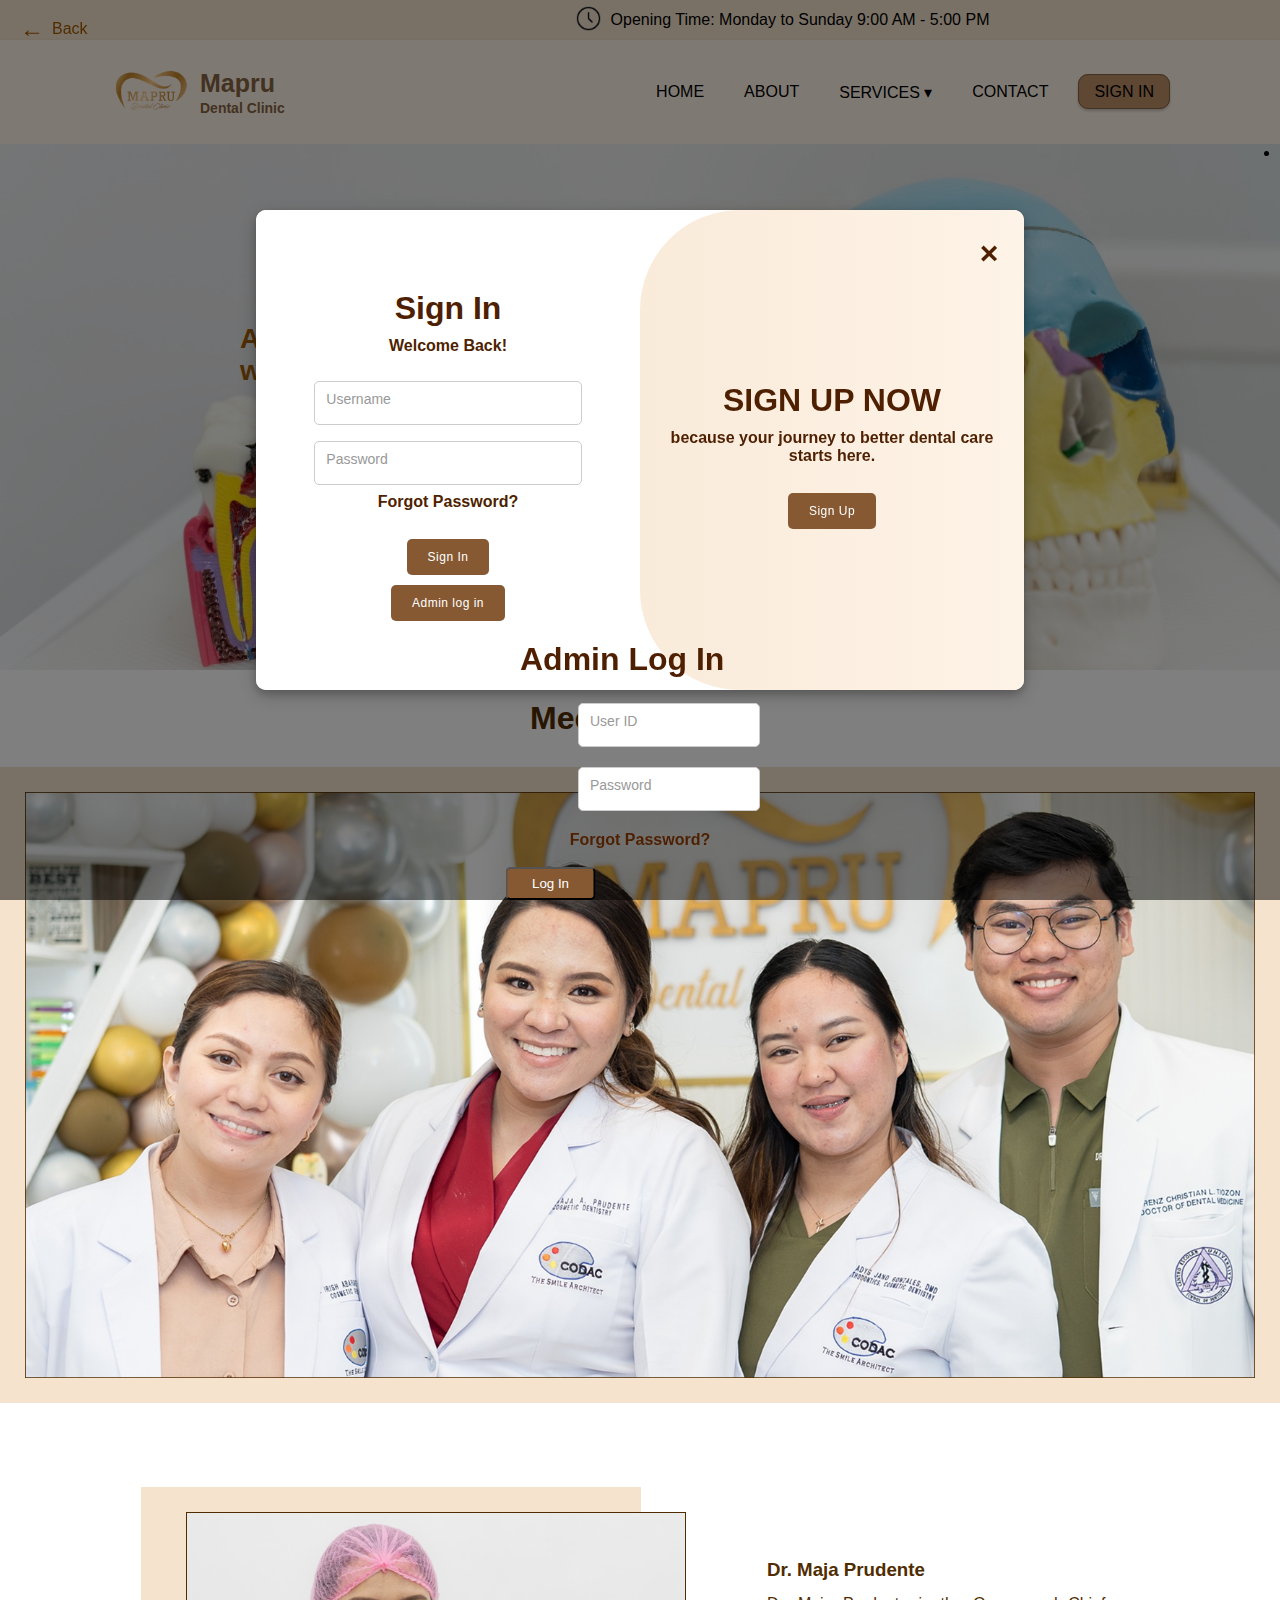
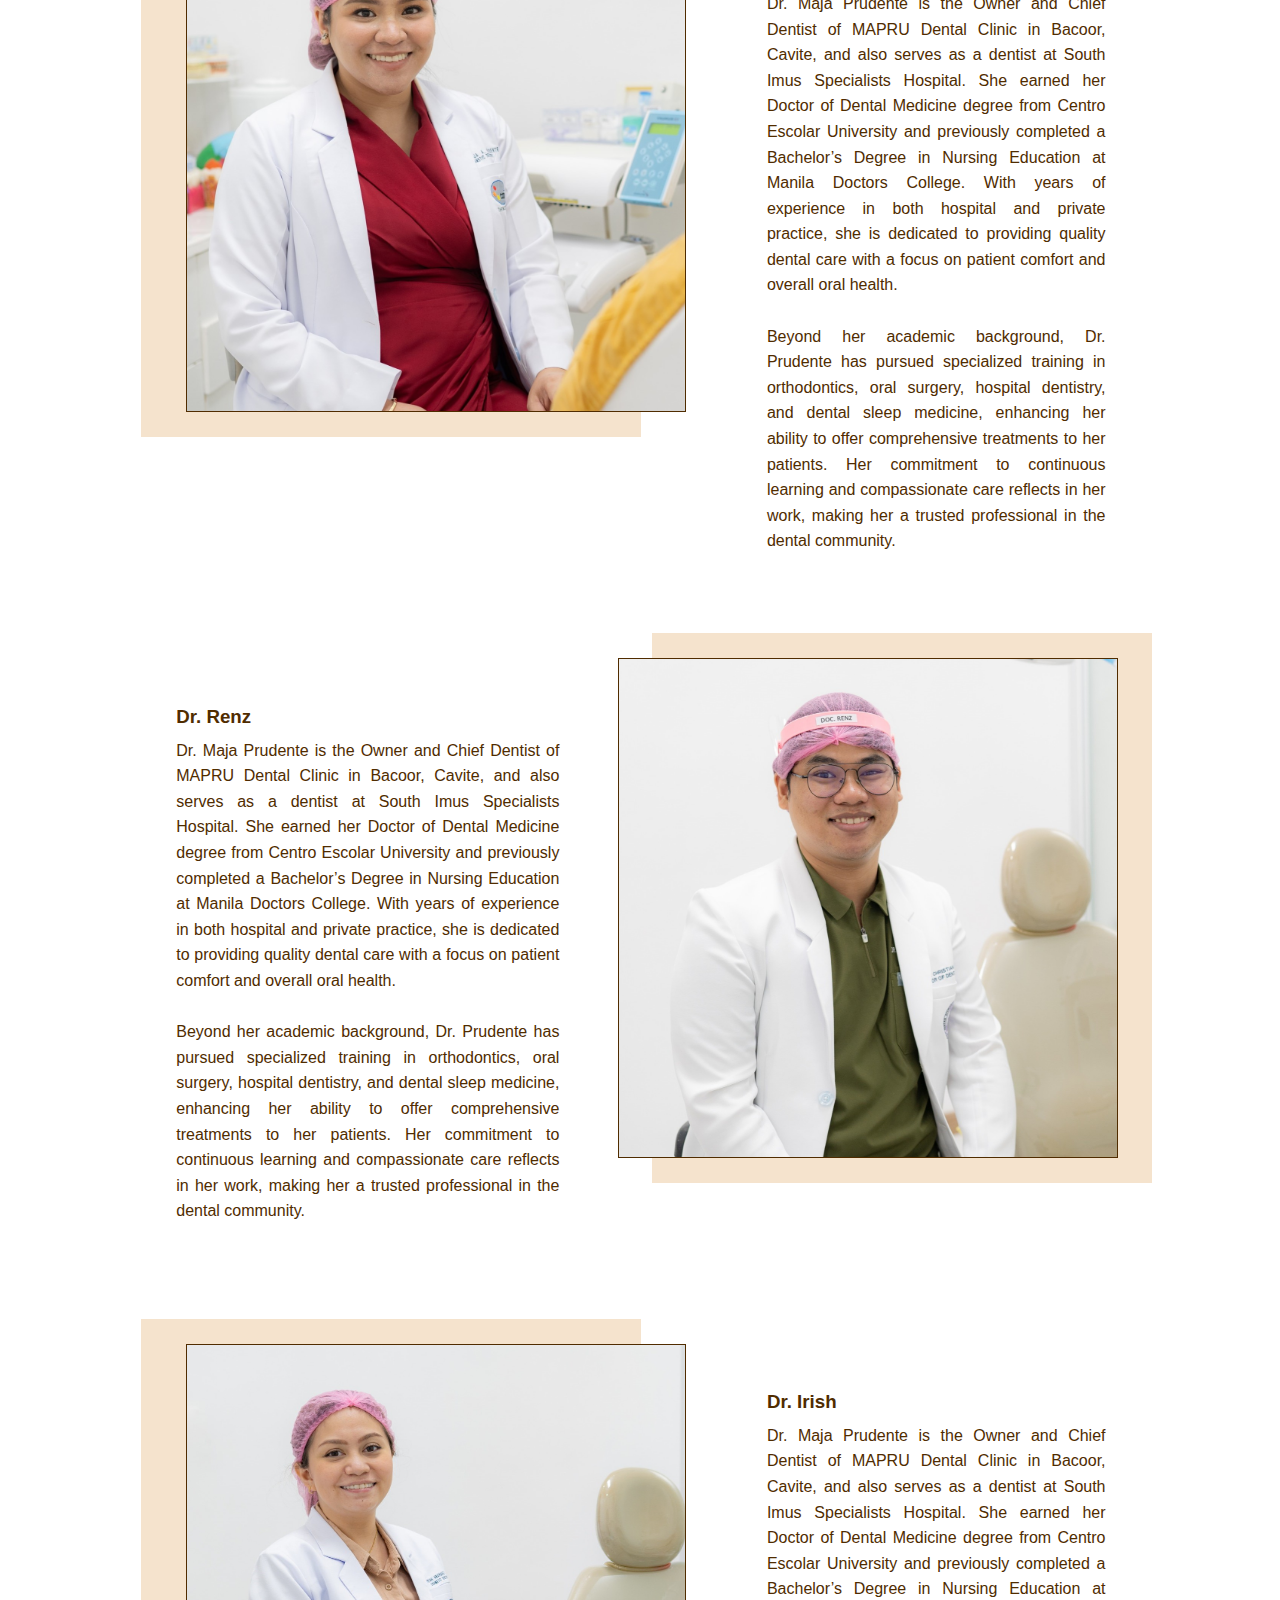
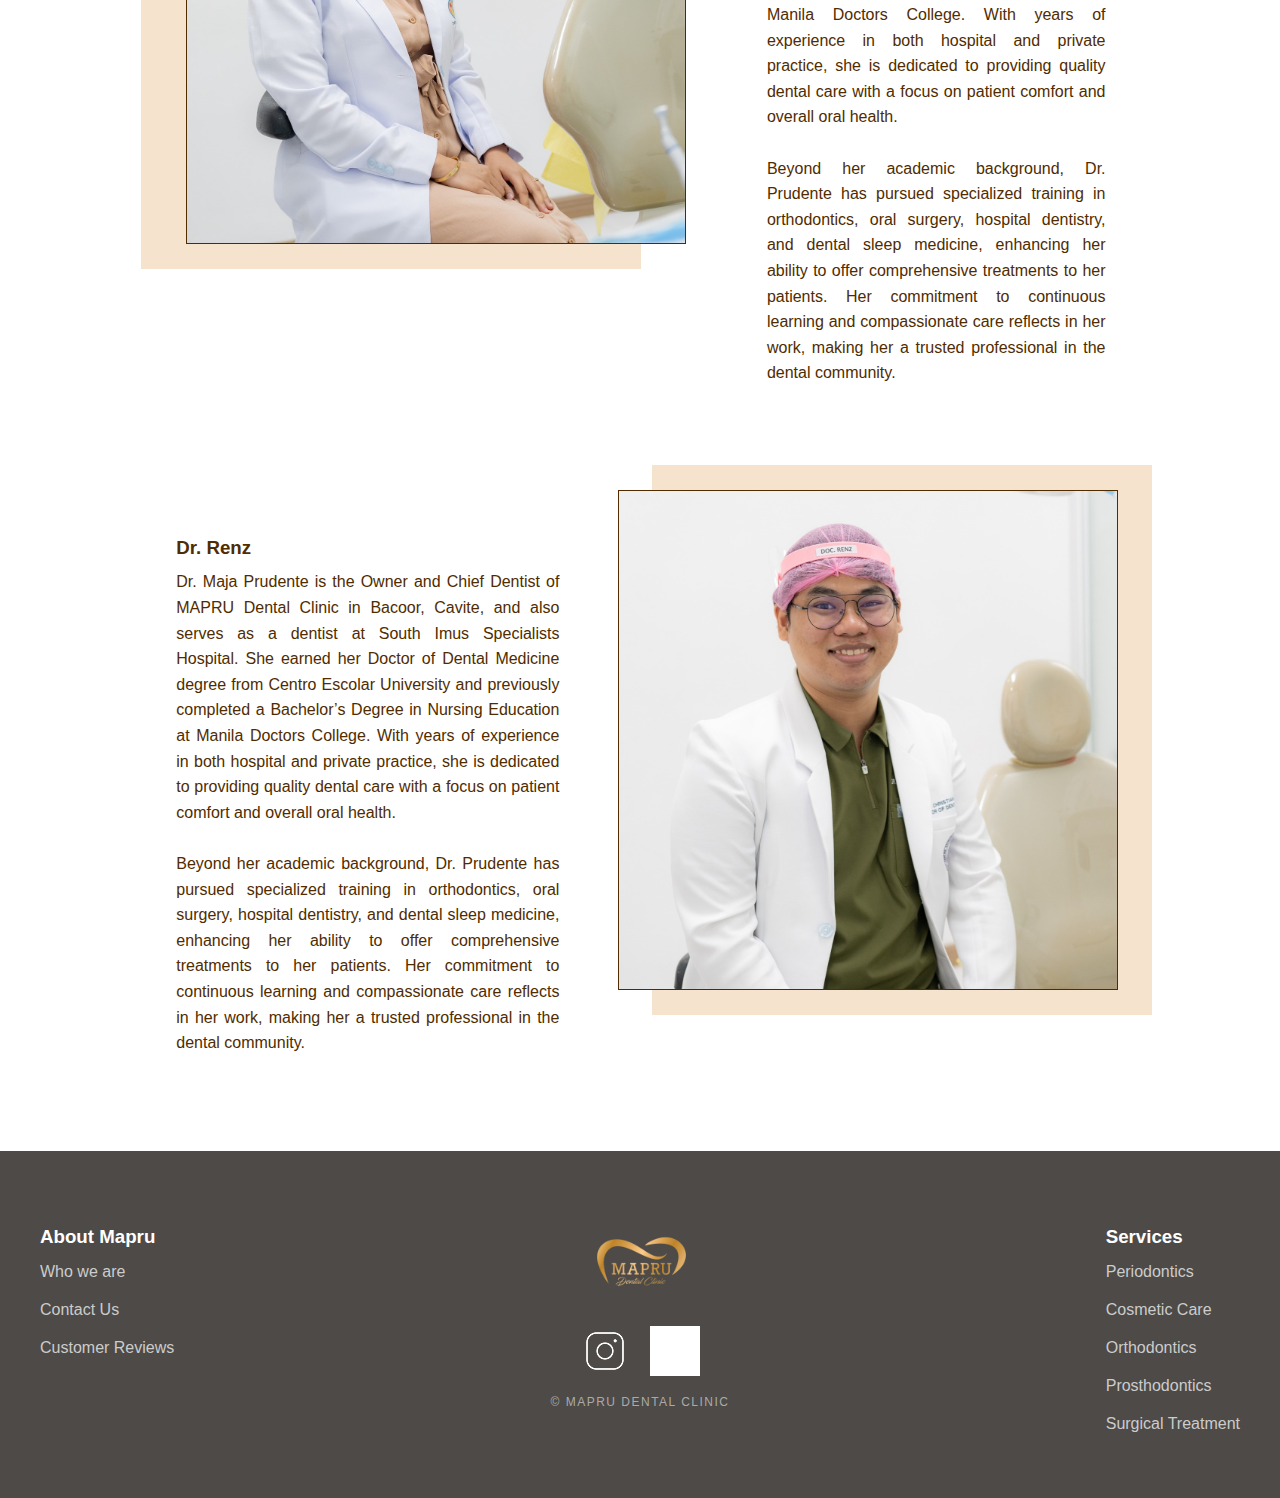
<file: about_doctors.html>
<!DOCTYPE html>
<html lang="en">
<head>
    <meta charset="UTF-8">
    <meta name="viewport" content="width=device-width, initial-scale=1.0">
    <link rel="stylesheet" href="about_doctors.css">
    <link rel="stylesheet" href="auth.css">
    <title>Doctors</title>
</head>
<body>
    <div class="Navbar">
        <!-- Top navigation bar -->
        <div class="top-nav">
            <div class="opentimelogo">
                <img src="opentimelogo.png" alt="Logo">
            </div>
            <div class="open-time">
                Opening Time: Monday to Sunday
                9:00 AM - 5:00 PM
            </div>
        </div>
        
<!-- Bottom navigation bar -->
<div class="bottomNav">
    <div class="bottomNav-container">
        <div class="logo">
            <a href="#"><img src="Pictures/logo.png" alt="Clinic Logo"></a>
           <div>
                <h3>Mapru</h3>
                <h5>Dental Clinic</h5>
            </div> 
        </div>

        <ul>
            <li><a href="index.html">HOME</a></li>
            <li><a href="about.html">ABOUT</a></li>
          
            <li class="Services"><a href="services.html">SERVICES ▾</a>
                <ul class="dropdown">
               <li><a href="services.html">Cleaning</a></li>
                    <li><a href="services.html">Fillings</a></li>
                    <li><a href="services.html">Tooth Extraction</a></li>
                    <li><a href="services.html">Whitening</a></li>
                    <li><a href="services.html">Orthodontics</a></li>
                    <li><a href="services.html">Implants</a></li>
                    <li><a href="services.html">Surgery</a></li>
                </ul>
            </li>
            <li><a href="contact.html">CONTACT</a></li>
       <li class="SignIn"><a href="#" id="openModal">SIGN IN</a></li>
        </ul>
    </div>
</div>
    </div>

    <div class="banner">
        <img src="Pictures/header.jpg" alt="Banner_Image">
        <div class ="bottom-left"><b>A Perfect Smile Starts <br> with Great Dental Care</b></div>
        <li class="Schedule"><button id="Appointment">Schedule an Appointment</button></li>
    </div>

    <section class="Doctor_team">
         <h2>Meet the Team</h2>
    <div class="Team">
        <div class="border">
        <img src="Pictures/Doctor's Team.png" class="team-doctor" alt="Doctor's team pic">
    </div>
</div>
    </section>

   

<section id="maja"> 
  <div class="maja-container">
    
    <!-- Image with border -->
    <div class="border-detail">
      <img src="Pictures/Dr.Maja.jpg" alt="Picture of Mapru">
    </div>

    <!-- Text on clean background -->
    <div class="details">
      <h3>Dr. Maja Prudente</h3>
      <p>Dr. Maja Prudente is the Owner and Chief Dentist of MAPRU Dental Clinic in Bacoor, Cavite, and 
        also serves as a dentist at South Imus Specialists Hospital. She earned her Doctor of Dental Medicine 
        degree from Centro Escolar University and previously completed a Bachelor’s Degree in Nursing Education at Manila Doctors College. 
        With years of experience in both hospital and private practice, she is dedicated to providing quality dental care with a 
        focus on patient comfort and overall oral health.
        <br>
        <br>
        Beyond her academic background, Dr. Prudente has pursued specialized training in orthodontics, oral surgery, hospital dentistry, 
        and dental sleep medicine, enhancing her ability to offer comprehensive treatments to her patients. 
        Her commitment to continuous learning and compassionate care reflects in her work, making her a trusted professional in the dental community.</p>
    </div>

  </div>
</section>


<section id="renz">
    <div class="renz-container">
<div class="details-renz">
    
  <h3>Dr. Renz</h3>
        <p>Dr. Maja Prudente is the Owner and Chief Dentist of MAPRU Dental Clinic in Bacoor, Cavite, and 
        also serves as a dentist at South Imus Specialists Hospital. She earned her Doctor of Dental Medicine 
        degree from Centro Escolar University and previously completed a Bachelor’s Degree in Nursing Education at Manila Doctors College. 
        With years of experience in both hospital and private practice, she is dedicated to providing quality dental care with a 
        focus on patient comfort and overall oral health.
        <br>
        <br>
        Beyond her academic background, Dr. Prudente has pursued specialized training in orthodontics, oral surgery, hospital dentistry, 
        and dental sleep medicine, enhancing her ability to offer comprehensive treatments to her patients. 
        Her commitment to continuous learning and compassionate care reflects in her work, making her a trusted professional in the dental community.</p>
    </div>

    <div class="border-detail-renz">
    <img src="Pictures/dr.Renz.jpg" alt="Picture of Renz">
</div>
  </div>

</section>

<section id="irish">
    <div class="irish-container">
        <div class="border-detail-irish">
            <img src="Pictures/Dr.Ruth.jpg" alt="Picture of Irish">
        </div>
    <div class="details-irish">
  <h3>Dr. Irish</h3>
  <p>Dr. Maja Prudente is the Owner and Chief Dentist of MAPRU Dental Clinic in Bacoor, Cavite, and 
        also serves as a dentist at South Imus Specialists Hospital. She earned her Doctor of Dental Medicine 
        degree from Centro Escolar University and previously completed a Bachelor’s Degree in Nursing Education at Manila Doctors College. 
        With years of experience in both hospital and private practice, she is dedicated to providing quality dental care with a 
        focus on patient comfort and overall oral health.
        <br>
        <br>
        Beyond her academic background, Dr. Prudente has pursued specialized training in orthodontics, oral surgery, hospital dentistry, 
        and dental sleep medicine, enhancing her ability to offer comprehensive treatments to her patients. 
        Her commitment to continuous learning and compassionate care reflects in her work, making her a trusted professional in the dental community.</p>
    </div>
  </div>
</section>

<section id="jano">
    <div class="jano-container">
<div class="details-jano">
    
  <h3>Dr. Renz</h3>
        <p>Dr. Maja Prudente is the Owner and Chief Dentist of MAPRU Dental Clinic in Bacoor, Cavite, and 
        also serves as a dentist at South Imus Specialists Hospital. She earned her Doctor of Dental Medicine 
        degree from Centro Escolar University and previously completed a Bachelor’s Degree in Nursing Education at Manila Doctors College. 
        With years of experience in both hospital and private practice, she is dedicated to providing quality dental care with a 
        focus on patient comfort and overall oral health.
        <br>
        <br>
        Beyond her academic background, Dr. Prudente has pursued specialized training in orthodontics, oral surgery, hospital dentistry, 
        and dental sleep medicine, enhancing her ability to offer comprehensive treatments to her patients. 
        Her commitment to continuous learning and compassionate care reflects in her work, making her a trusted professional in the dental community.</p>
    </div>

    <div class="border-detail-jano">
    <img src="Pictures/dr.Renz.jpg" alt="Picture of Renz">
</div>
  </div>
    
<!--Footer Section-->
<footer class="footer">
  <div class="footer-container">
    <!-- Left Section -->
    <div class="footer-section left">
      <h3>About Mapru</h3>
      <ul>
        <li><a href="about.html">Who we are</a></li>
        <li><a href="#contact.html">Contact Us</a></li>
        <li><a href="#">Customer Reviews</a></li>
      </ul>
    </div>

    <!-- Center Section -->
    <div class="footer-section center">
      <img src="Pictures/logo.png" alt="MAPRU Logo" class="footer-logo">
      <div class="social-icons">
        <a href="#"><img src="Pictures/instagram.png" alt="Instagram"></a>
        <a href="#"><img src="Pictures/facebook.png" alt="Facebook"></a>
      </div>
      <p class="copyright">&copy; MAPRU DENTAL CLINIC</p>
    </div>

    <!-- Right Section -->
    <div class="footer-section right">
      
      <h3>Services</h3>
      <ul>
        <li><a href="services.html#periodontics">Periodontics</a></li>
        <li><a href="services.html#cosmetic-care">Cosmetic Care</a></li>
        <li><a href="services.html#orthodontics">Orthodontics</a></li>
         <li><a href="services.html#prosthodontics">Prosthodontics</a></li>
        <li><a href="services.html#surgical-treatment">Surgical Treatment</a></li>
      </ul>
    </div>
  </div>
</footer>

    <!-- Sign In/Sign Up Popup Modal -->
  <div id="popupModal">
    <div id="container" class="container">
      <button id="closeModal">&times;</button>
  
      <!-- Sign In Form -->
      <div class="form-container signin">
        <form>
          <div class="text">
            <h2>Sign In</h2>
            <h4>Welcome Back!</h4>
          </div>
          <div class="input-group">
            <input type="text" id="signin-username" name="username" required>
            <label for="signin-username">Username</label>
          </div>
          <div class="input-group">
            <input type="password" id="signin-pass" name="pass" required>
            <label for="signin-pass">Password</label>
          </div>
          <div class="text">
            <h4>Forgot Password?</h4>
          </div>
          <button>Sign In</button>
          <button type="button" id="adminLoginBtn">Admin log in</button>
        </form> 
      </div>   
  




      <!-- Sign Up Form -->
      <div class="form-container signup">
        <form>
          <div class="text"><h2>Sign Up</h2></div>
          <div class="row">
            <div class="input-group">
              <input type="text" id="Fname" name="Fname" required>
              <label for="Fname">First Name</label>
            </div>
            <div class="input-group">
              <input type="text" id="Lname" name="Lname" required>
              <label for="Lname">Last Name</label>
            </div>
          </div>
          <div class="input-group">
            <input type="text" id="Contact" name="Contact" required>
            <label for="Contact">Contact Number</label>
          </div>
          <div class="input-group">
            <input type="email" id="email" name="email" required>
            <label for="email">Email</label>
          </div>
          <div class="input-group">
            <input type="text" id="Username" name="Username" required>
            <label for="Username">Username</label>
          </div>
          <div class="input-group">
            <input type="password" id="signup-pass" name="pass" required>
            <label for="signup-pass">Password</label>
          </div>
          <div class="input-group">
            <input type="password" id="Cpass" name="Cpass" required>
            <label for="Cpass">Confirm Password</label>
          </div>
          <button>Sign Up</button>
        </form>
      </div>
      
      <!-- Toggle Panel -->
      <div class="toggle-container">
        <div class="toggle">
          <div class="toggle-panel toggle-right">
            <div class="text">
              <h2>SIGN UP NOW</h2>
              <h4>because your journey to better dental care starts here.</h4>
            </div>
            <button class="hidden" id="Sign Up">Sign Up</button>
          </div>
          <div class="toggle-panel toggle-left">
            <div class="text">
              <h2>WELCOME BACK!</h2>
              <br>
              <h4>Your smile journey continues—sign in to pick up where you left off.</h4>
            </div>
            <button class="hidden" id="Sign In">Sign In</button>
          </div>
        </div>
      </div>
    </div>

    <!-- 🚀 Admin Overlay -->
   <div id="adminContainer" class="admin-container">
  <form>
    <h2>Admin Log In</h2>
    <div class="input-group">
      <input type="text" id="admin-user" required>
      <label for="admin-user">User ID</label>
    </div>
    <div class="input-group">
      <input type="password" id="admin-pass" required>
      <label for="admin-pass">Password</label>
    </div>
    <h4>Forgot Password?</h4>
    <button type="submit" id="adminlogin">Log In</button>
   <p class="back-arrow" onclick="goBack()">
  <span class="arrow">&larr;</span>Back
</p>
  </form>
</div>


  <script>
    const container = document.getElementById('container');
    const registerBtn = document.getElementById('Sign Up');
    const loginBtn = document.getElementById('Sign In');
const adminBtn = document.getElementById('adminLoginBtn'); // button in toggle panel
const adminContainer = document.getElementById('adminContainer');


    const modal = document.getElementById('popupModal');
    const openModalBtn = document.getElementById('openModal');
    const closeModalBtn = document.getElementById('closeModal');

    registerBtn.addEventListener('click', () => {
      container.classList.add('active');
      adminContainer.classList.remove('active');
    });

    loginBtn.addEventListener('click', () => {
      container.classList.remove('active');
      adminContainer.classList.remove('active');
    });

    // Admin toggle
// Show admin form when admin login button clicked
adminBtn.addEventListener('click', () => {
  adminContainer.classList.add('active');
});


    // Open modal
    if(openModalBtn){
      openModalBtn.addEventListener('click', () => {
        modal.style.display = 'flex';
      });
    }

    // Close modal
    closeModalBtn.addEventListener('click', () => {
      modal.style.display = 'none';
      container.classList.remove('active');
      adminContainer.classList.remove('active');
    });

    // Close when clicking outside
    window.addEventListener('click', (event) => {
      if (event.target === modal) {
        modal.style.display = 'none';
        container.classList.remove('active');
        adminContainer.classList.remove('active');
      }
    });

    function goBack() {
   adminContainer.classList.remove('active');
}
  </script>

</body>
</html>
</file>
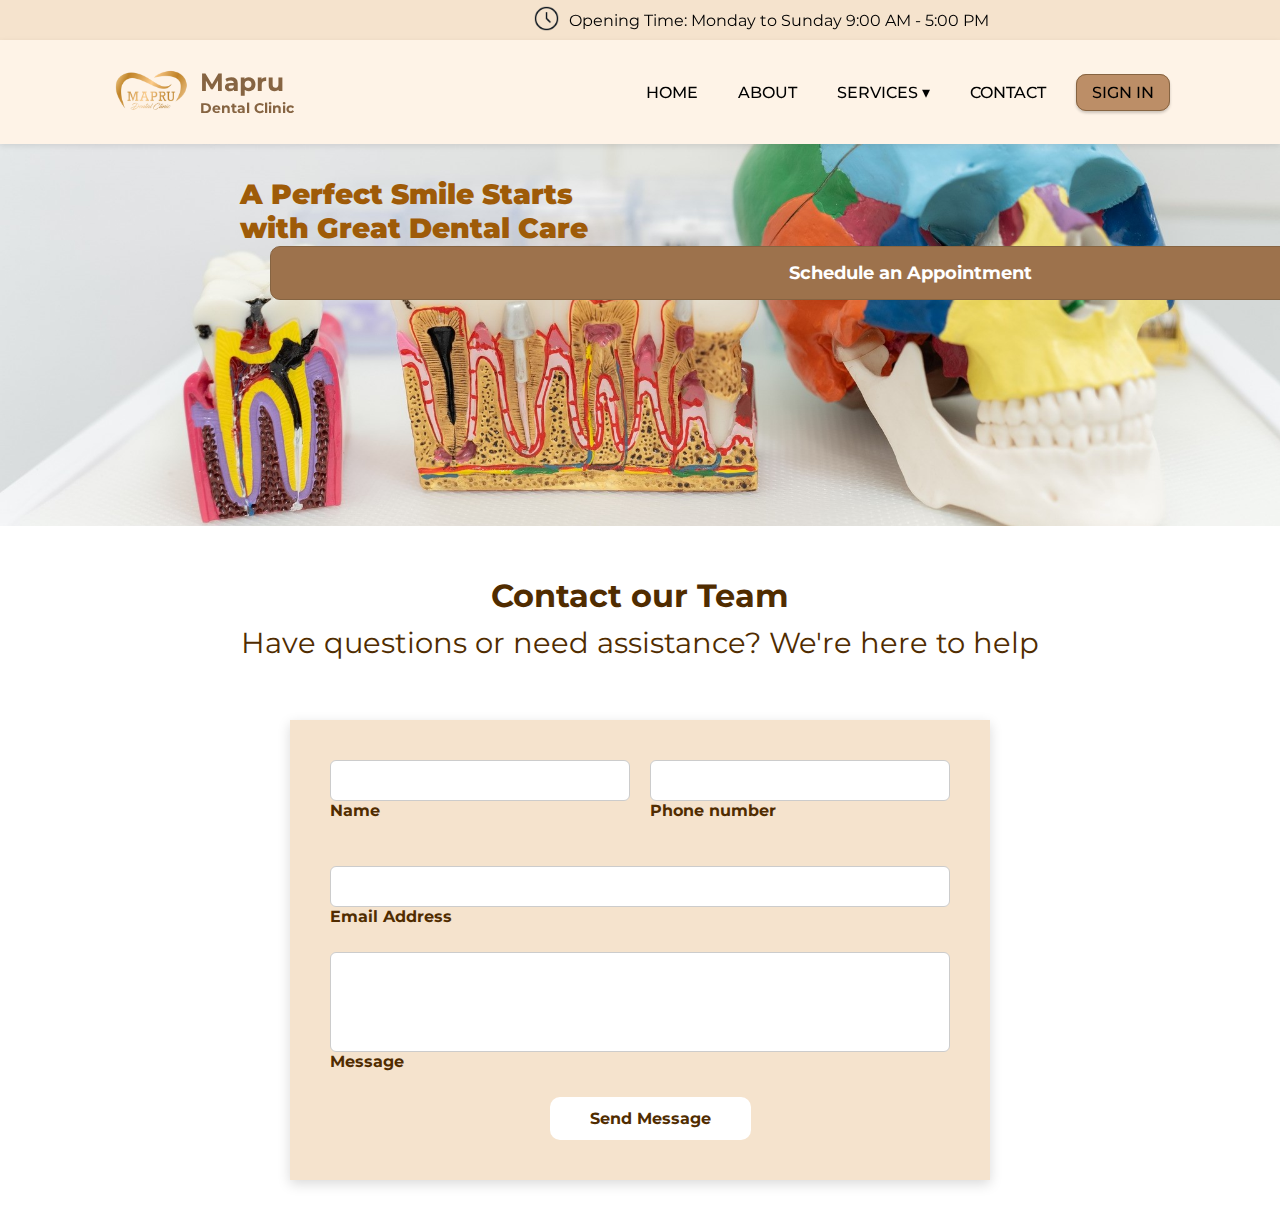
<file: contact.html>
<!DOCTYPE html>
<html lang="en">
<head>
    <meta charset="UTF-8">
    <meta name="viewport" content="width=device-width, initial-scale=1.0">
    <title>MAPRU</title>
    <link rel="stylesheet" href="index.css">
    <link rel="stylesheet" href="auth.css">
    <link rel="stylesheet" href="contact.css">

    
    <style>
@import url('https://fonts.googleapis.com/css2?family=Montserrat:ital,wght@0,100..900;1,100..900&display=swap');
</style>
</head>
<body>
    <div class="Navbar">
        <!-- Top navigation bar -->
        <div class="top-nav">
            <div class="opentimelogo">
                <img src="opentimelogo.png" alt="Logo">
            </div>
            <div class="open-time">
                Opening Time: Monday to Sunday
                9:00 AM - 5:00 PM
            </div>
        </div>
        
<!-- Bottom navigation bar -->
<div class="bottomNav">
    <div class="bottomNav-container">
        <div class="logo">
            <a href="#"><img src="Pictures/logo.png" alt="Clinic Logo"></a>
           <div>
                <h3>Mapru</h3>
                <h5>Dental Clinic</h5>
            </div> 
        </div>

        <ul>
            <li><a href="index.html">HOME</a></li>
            <li><a href="about.html">ABOUT</a></li>
            <li class="Services"><a href="Services">SERVICES ▾</a>
                <ul class="dropdown">
                    <li><a href="services.html">Cleaning</a></li>
                    <li><a href="services.html">Fillings</a></li>
                    <li><a href="services.html">Tooth Extraction</a></li>
                    <li><a href="services.html">Whitening</a></li>
                    <li><a href="services.html">Orthodontics</a></li>
                    <li><a href="services.html">Implants</a></li>
                    <li><a href="services.html">Surgery</a></li>
                </ul>
            </li>
            <li><a href="contact.html">CONTACT</a></li>
       <li class="SignIn"><a href="#" id="openModal">SIGN IN</a></li>
        </ul>
    </div>
</div>
    </div>

    <div class="banner">
        <img src="Pictures/header.jpg" alt="Banner_Image">
        <div class ="bottom-left"><b>A Perfect Smile Starts <br> with Great Dental Care</b></div>
        <li class="Schedule"><button id="Appointment">Schedule an Appointment</button></li>
    </div>

    <div class="contact-team">
        <h2>Contact our Team</h2>
        <p>Have questions or need assistance? We're here to help</p>
    </div>

    <section class="contact-form">
        <div class="form-contact">
            <form>
                <div class="row-contact">
                    <div class="input-contact">
                         <input type="text" id="Name" name="Name" required>
                        <label for="Name">Name</label>
            </div>
            <div class="input-contact">
                        <input type="text" id="phone" name="phone" required>
                        <label for="phone">Phone number</label>
                    </div>
                </div>
                <div class="input-contact">
                        <input type="text" id="mail" name="mail">
                        <label for="mail">Email Address</label>
                </div>
                <div class="input-contact">
                    <input type="text" id="message" name="message">
                    <label for="message">Message</label>
                </div>
                <button type="submit" class="btn-submit">Send Message</button>
            </form>
        </div>
    </section>
</body>
</html>
</file>
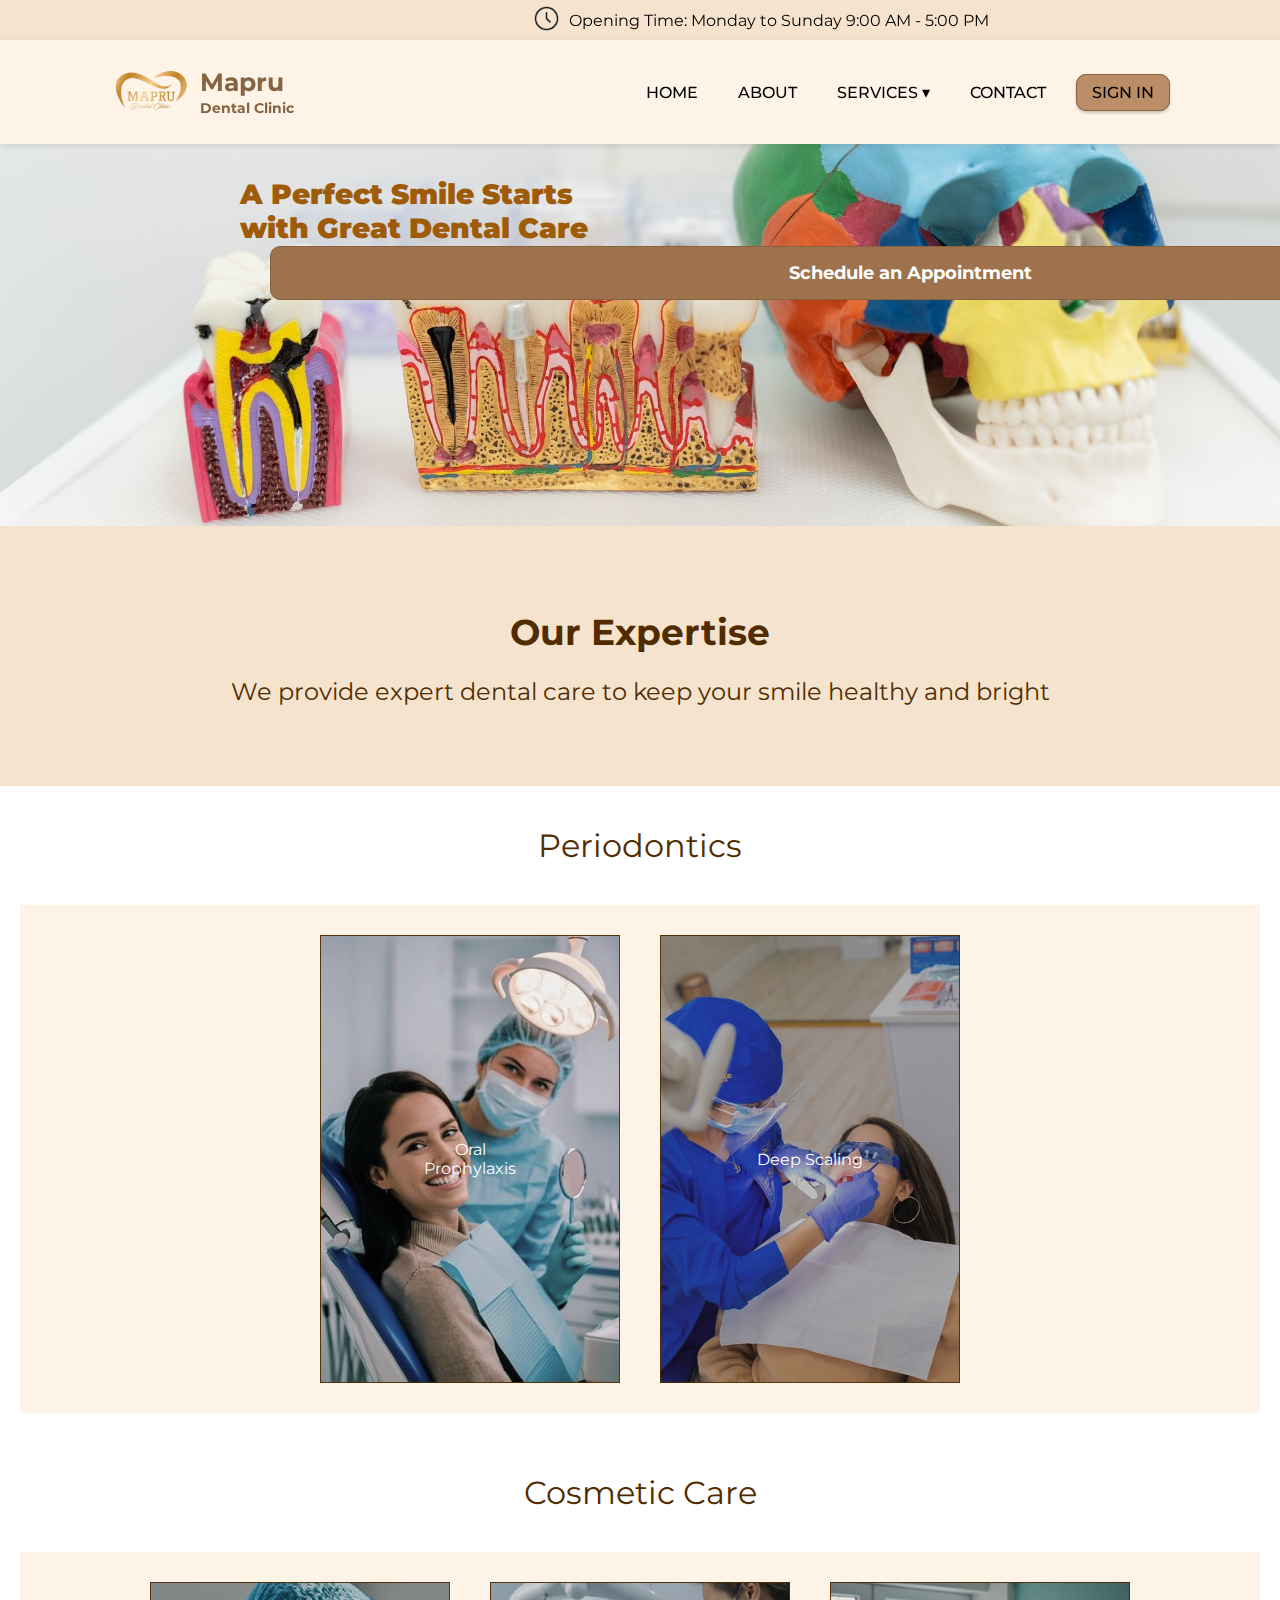
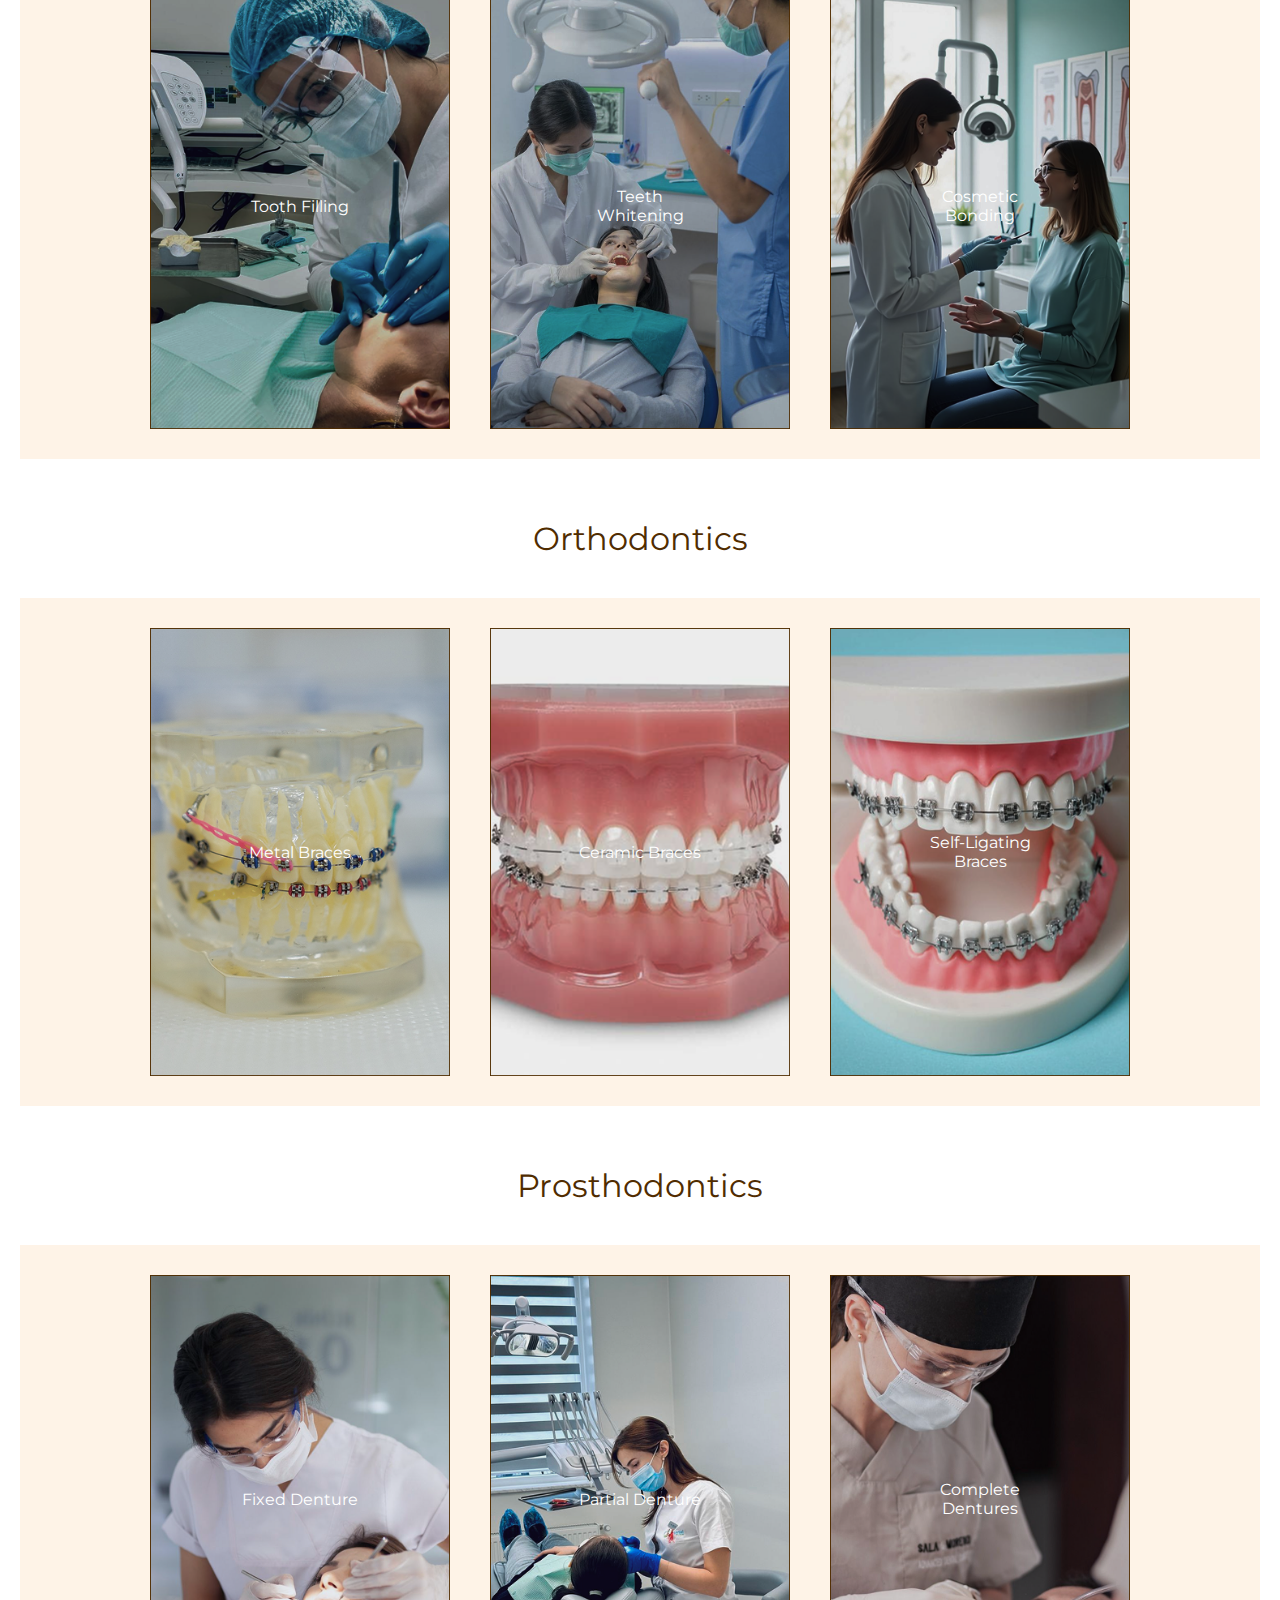
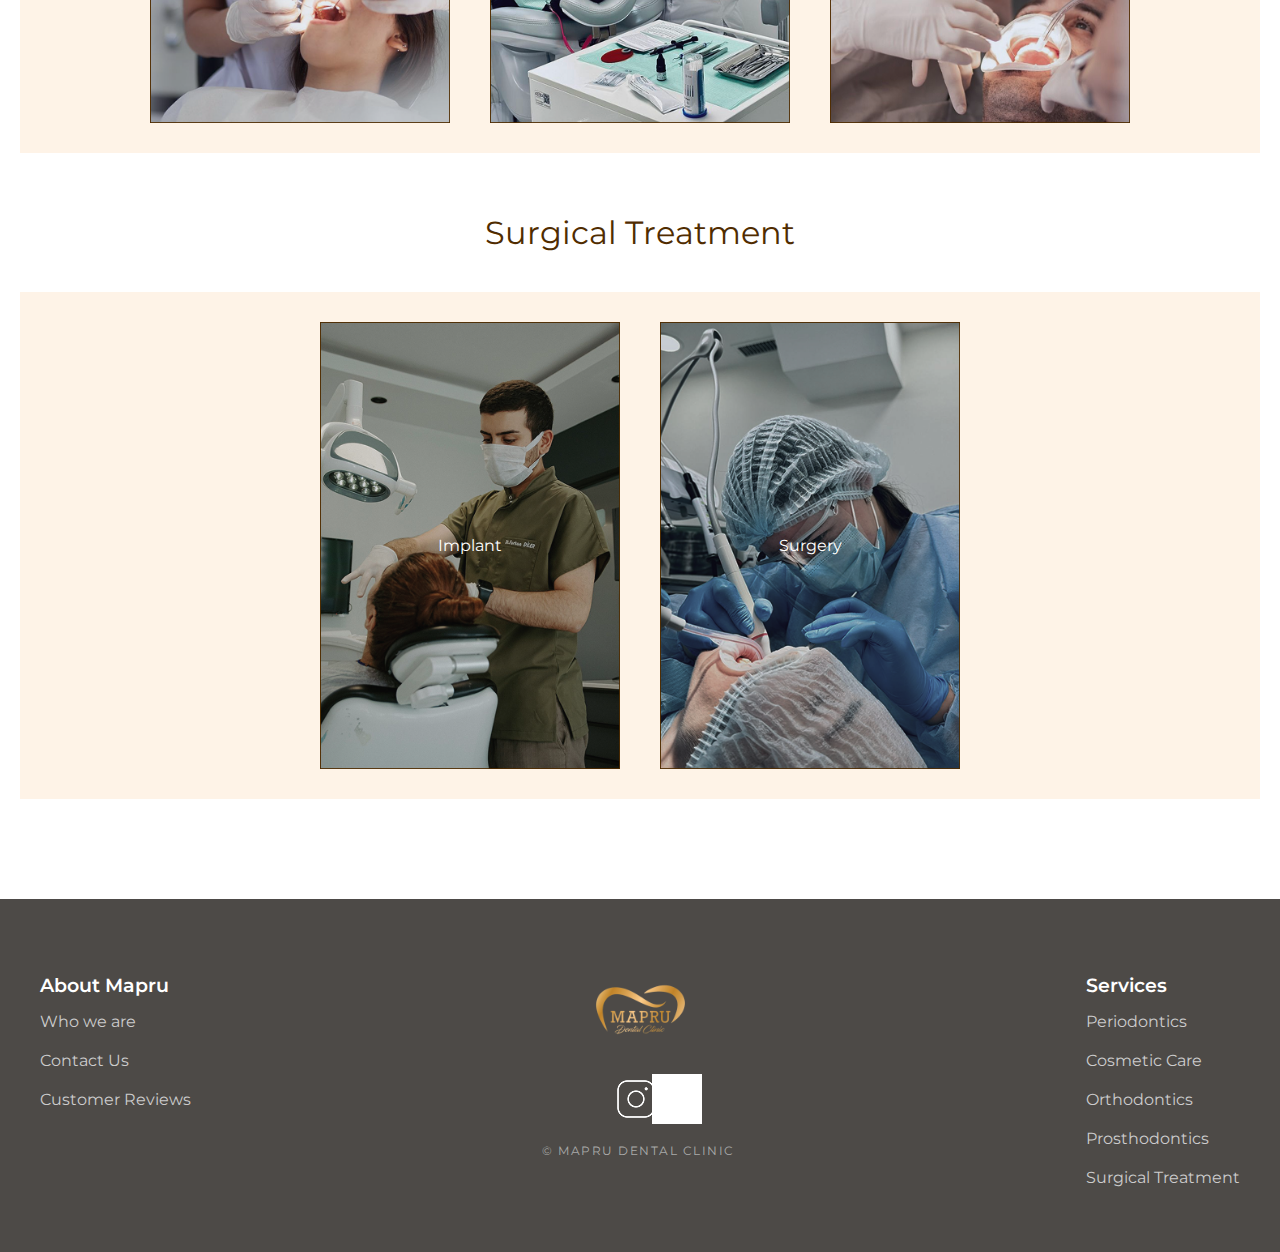
<file: services.html>
<!DOCTYPE html>
<html lang="en">
<head>
    <meta charset="UTF-8">
    <meta name="viewport" content="width=device-width, initial-scale=1.0">
    <link rel="stylesheet" href="index.css">
    <link rel="stylesheet" href="services.css">
    <style>
@import url('https://fonts.googleapis.com/css2?family=Montserrat:ital,wght@0,100..900;1,100..900&display=swap');
</style>

    <title>Services</title>
</head>
<body>
    <div class="Navbar">
        <!-- Top navigation bar -->
        <div class="top-nav">
            <div class="opentimelogo">
                <img src="opentimelogo.png" alt="Logo">
            </div>
            <div class="open-time">
                Opening Time: Monday to Sunday
                9:00 AM - 5:00 PM
            </div>
        </div>
        
<!-- Bottom navigation bar -->
<div class="bottomNav">
    <div class="bottomNav-container">
        <div class="logo">
            <a href="#"><img src="Pictures/logo.png" alt="Clinic Logo"></a>
           <div>
                <h3>Mapru</h3>
                <h5>Dental Clinic</h5>
            </div> 
        </div>

        <ul>
            <li><a href="index.html">HOME</a></li>
            <li><a href="about.html">ABOUT</a></li>
            <li class="Services"><a href="services.html">SERVICES ▾</a>
                <ul class="dropdown">
                     <li><a href="services.html">Cleaning</a></li>
                    <li><a href="services.html">Fillings</a></li>
                    <li><a href="services.html">Tooth Extraction</a></li>
                    <li><a href="services.html">Whitening</a></li>
                    <li><a href="services.html">Orthodontics</a></li>
                    <li><a href="services.html">Implants</a></li>
                    <li><a href="services.html">Surgery</a></li>
                </ul>
            </li>
            <li><a href="contact.html">CONTACT</a></li>
       <li class="SignIn"><a href="#" id="openModal">SIGN IN</a></li>
        </ul>
    </div>
</div>
    </div>

    <div class="banner">
        <img src="Pictures/header.jpg" alt="Banner_Image">
        <div class ="bottom-left"><b>A Perfect Smile Starts <br> with Great Dental Care</b></div>
        <li class="Schedule"><button id="Appointment">Schedule an Appointment</button></li>
    </div>


    <!---->
 <div class="after-banner">
    <h2>Our Expertise</h2>
    <p>We provide expert dental care to keep your smile healthy and bright</p>
 </div>

   <section class="service-section" id="periodontics">
  <p>Periodontics</p>
  <div class="service-row">
    <div class="service">
      <img src="Pictures/prophylaxis.png" alt="Oral Prophylaxis">
      <div class="title">Oral Prophylaxis</div>
    </div>
    <div class="service">
      <img src="Pictures/scaling.png" alt="Deep Scaling">
      <div class="title">Deep Scaling</div>
    </div>
  </div>
</section>

<section class="service-section" id="cosmetic-care">
  <p>Cosmetic Care</p>
  <div class="service-row">
    <div class="service">
      <img src="Pictures/esthetic.png" alt="Tooth Filling">
      <div class="title">Tooth Filling</div>
    </div>
    <div class="service">
      <img src="Pictures/Orthodontics.png" alt="Teeth Whitening">
      <div class="title">Teeth Whitening</div>
    </div>
    <div class="service">
      <img src="Pictures/bond.png" alt="Cosmetic Bonding">
      <div class="title">Cosmetic Bonding</div>
    </div>
  </div>
</section>

<section class="service-section" id="orthodontics">
  <p>Orthodontics</p>
  <div class="service-row">
    <div class="service">
      <img src="Pictures/metal.png" alt="Metal Braces">
      <div class="title">Metal Braces</div>
    </div>
    <div class="service">
      <img src="Pictures/ceramic.png" alt="Ceramic Braces">
      <div class="title">Ceramic Braces</div>
    </div>
    <div class="service">
      <img src="Pictures/self-ligating.png" alt="Self-Ligating Braces">
      <div class="title">Self-Ligating Braces</div>
    </div>
  </div>
</section>

<section class="service-section" id="prosthodontics">
  <p>Prosthodontics</p>
  <div class="service-row">
    <div class="service">
      <img src="Pictures/fixed.png" alt="Fixed Denture">
      <div class="title">Fixed Denture</div>
    </div>
    <div class="service">
      <img src="Pictures/partial.png" alt="Partial Denture">
      <div class="title">Partial Denture</div>
    </div>
    <div class="service">
      <img src="Pictures/completed.png" alt="Complete Dentures">
      <div class="title">Complete Dentures</div>
    </div>
  </div>
</section>

<section class="service-section" id="surgical-treatment">
  <p>Surgical Treatment</p>
  <div class="service-row">
    <div class="service">
      <img src="Pictures/Implant.png" alt="Implant">
      <div class="title">Implant</div>
    </div>
    <div class="service">
      <img src="Pictures/Surgery.png" alt="Surgery">
      <div class="title">Surgery</div>
    </div>
  </div>
</section>


<!--for footer-->
<footer class="footer">
  <div class="footer-container">
    <!-- Left Section -->
    <div class="footer-section left">
      <h3>About Mapru</h3>
      <ul>
        <li><a href="about.html">Who we are</a></li>
        <li><a href="#contact.html">Contact Us</a></li>
        <li><a href="#">Customer Reviews</a></li>
      </ul>
    </div>

    <!-- Center Section -->
    <div class="footer-section center">
      <img src="Pictures/logo.png" alt="MAPRU Logo" class="footer-logo">
      <div class="social-icons">
        <a href="#"><img src="Pictures/instagram.png" alt="Instagram"></a>
        <a href="#"><img src="Pictures/facebook.png" alt="Facebook"></a>
      </div>
      <p class="copyright">&copy; MAPRU DENTAL CLINIC</p>
    </div>

    <!-- Right Section -->
    <div class="footer-section right">
      
      <h3>Services</h3>
      <ul>
        <li><a href="services.html#periodontics">Periodontics</a></li>
        <li><a href="services.html#cosmetic-care">Cosmetic Care</a></li>
        <li><a href="services.html#orthodontics">Orthodontics</a></li>
         <li><a href="services.html#prosthodontics">Prosthodontics</a></li>
        <li><a href="services.html#surgical-treatment">Surgical Treatment</a></li>
      </ul>
    </div>
  </div>
</footer>

</body>
</html>
</file>
<file: about_doctors.css>
* {
    margin: 0;
    padding: 0;
    box-sizing: border-box;
}
body {
    background-color: #ffffff;
    font-family: "Montserrat", sans-serif;
}

.Navbar .top-nav{
    margin-left: auto;
    background-color: #F5E3CD;
    height: 40px;
    padding-right: 22.7%;
    display: flex;
    align-items: center;
    justify-content: flex-end; /* <-- Moves content to the right */

    color: #000;
}

.Navbar .top-nav .opentimelogo img {
    width: 25px; 
    height: auto;
    margin-right: 10px;
}
.Navbar .top-nav .open-time {
    font-size: 16px;
    font: weight 500px;
}


.bottomNav {
    background-color: #FEF3E7;
    box-shadow: 0 2px 6px rgba(0, 0, 0, 0.1);
}

.bottomNav-container {
    max-width: 1100px;
    margin: 0 auto; /* centers the content */
    display: flex;
    justify-content: space-between;
    align-items: center;
    padding: 10px 20px;
}

.logo {
    display: flex;
    align-items: center;
}

.logo img {
    width: 80px;
    height: auto;
    margin-right: 10px;
}

.logo h3 {
    font-size: 25px;
    color: #866442;
    margin-bottom: 2px;
}

.logo h5 {
    font-size: 14px;
    color: #866442;
}

.bottomNav-container ul {
    list-style: none;
    display: flex;
    gap: 20px;
}

.bottomNav-container ul li a {
    text-decoration: none;
    color: #000;
    font-weight: 500;
    padding: 8px 10px;
    transition: background 0.3s, color 0.3s;
}

.bottomNav-container ul li a:hover {
    background-color: #F5E3CD;
    color: #000;
    border-radius: 4px;
}
.Services {
    position: relative;
}

/* Hide dropdown by default */
.Services > .dropdown {
    display: none;
    position: absolute;
    background-color: #F5E3CD;
    box-shadow: 0 2px 8px rgba(0,0,0,0.1);
    padding: 10px 0;
    z-index: 100;
    flex-direction: column;
    min-width: 160px;
}

/* Show dropdown on hover */
.Services:hover > .dropdown {
    display: block;
}

.dropdown li a {
    padding: 10px 15px;
    display: block;
    white-space: nowrap;
    overflow: hidden;
}
/* end of banner*/
#popupModal {
    display: none; /* hidden by default */
    position: fixed;
    top: 0;
    left: 0;
    width: 100vw;
    height: 100vh;
    background-color: rgba(0, 0, 0, 0.5);
    color: #4E1F00;
  
    display: flex;
    justify-content: center;
    align-items: center;
  
    z-index: 9999;
  }
  #popupModal .container {
    position: relative;
    z-index: 1001;
  }
  #closeModal {
    background-color: transparent;
    border: none;
    color: #4E1F00;
    font-size: 32px;
    font-weight: bold;
    position: absolute;
    top: 5px;
    right: 5px;
    cursor: pointer;
    z-index: 1002;
}
#closeModal:hover {
    color: #F5E3CD;
}
#openModal{
    position: relative;
    z-index: 1001;
    background-color: #BC8E67; 
    padding: 8px 15px; /* Space inside the container */
    border: 1px solid #866442; 
    border-radius: 10px; 
    box-shadow: 0 2px 3px rgba(0, 0, 0, 0.2); 
    max-width: 800px; 
    width: 100%;
}
#openModal:hover{
    background-color:  #F5E3CD;
}

/* start of bannner */
.banner {
    position: relative;
    width: 100%;
    height: auto;
    overflow: hidden;
    display: flex;
}
.banner img {
    width: 100%;
    height: auto;
    box-shadow: 0 4px 10px rgba(0, 0, 0, 0.1); /* optional: subtle shadow */
}
.bottom-left{
    position: absolute;
    top: 40%;
    left: 220px; /* Adjust this to move closer/further from left edge */
    transform: translateY(-50%); /* Centers the text vertically */
    color: #9E5B08;
    font-size: 28px;
    font-weight: bold;
    padding: 10px 20px;
    border-radius: 5px;
}
#Appointment{
    position: absolute;
    top: 50%;
    left: 270px;
    transform: translateY(-50%);
    font-size: 18px;
    border: 1px solid #866442;
    border-radius: 10px;
    background-color: #9D724C;
    color: white;
    padding: 15px 20px;
    cursor: pointer;
    font-weight: bold;
    text-align: center;
}
#Appointment:hover {
    background-color: #F5E3CD;
    color: white;
}
/* Meet the team */
.Team {
    padding: 20px 0;
    display: flex;
    justify-content: center; 
    align-items: center;    
    margin-top: 10px;
    max-width: 1500px;
    flex-wrap: wrap;
    margin: 0 auto; 
}
.border {
    background: #F5E3CD;
    padding: 25px;
    display: flex;
    justify-content: center;
    align-items: center;
    text-align: center;
}
.team-doctor {
    display: block;
    max-width: 100%;
    height: auto;
    margin: 0 auto; 
}
.Doctor_team h2 {
    margin-top: 20px;
    text-align: center;
    color: #502C00;
}
/*Maja and Irish's Start*/
/* Doctor's Info */
/* parent container for image + text */
.maja-container, .irish-container {
    display: flex;
    gap: 20px;
    margin-top: 5%;
    margin-left: 11%;
    align-items: flex-start;
}
/* only the image gets border/background */
.border-detail, .border-detail-irish {
    background: #F5E3CD;
    padding: 25px;
    
    display: flex;
    justify-content: center;
    align-items: center;
    width: 500px;
    height: 550px;
}
.border-detail img, .border-detail-irish img {
    width: 500px;
    height: 500px;
    object-fit: cover;
    margin-left: 20%;
    border: 1px solid #502C00;
    flex-shrink: 0; /* prevents shrinking */
}
/* details on clean white space */
.details, .details-irish{
    flex: 1;
    background: #fff; /* white */
    padding: 15px;
    margin-top: 5%;
    margin-left: 8%;
    margin-right: 14%;
    color: #502C00;
}
.details h3, .details-irish h3 {
    margin: 0 0 10px;
}
.details p, .details-irish p {
    text-align: justify;
    line-height: 1.6;
}
/* end of maja & Irish*/

/* start of renz & jano */
.renz-container, .jano-container {
    display: flex;
    gap: 20px;
    margin-top: 5%;
    margin-right: 10%;
    align-items: flex-start;
    margin-bottom: 80px;
}
/* only the image gets border/background */
.border-detail-renz, .border-detail-jano {
    background: #F5E3CD;
    padding: 25px;
    margin-left: 5%;
    display: flex;
    justify-content: center;
    align-items: center;
    width: 500px;
    height: 550px;
}
.border-detail-renz img, .border-detail-jano img {
    width: 500px;
    height: 500px;
    object-fit: cover;
    margin-right: 15%;
    border: 1px solid #502C00;
    flex-shrink: 0; /* prevents shrinking */
}
/* details on clean white space */
.details-renz, .details-jano {
    flex: 1;
    margin-top: 5%;
    padding: 15px;
    align-items: flex-start;
    color: #502C00;
    margin-left: 14%;
    text-align: justify; 
}



.details-renz h3, .details-jano h3 {
    margin: 0 0 10px;
}
.details-renz p, .details-jano p  {
    text-align: justify;
    line-height: 1.6; 
}
/* end of renz & jano */

/*footer start*/
.footer {
  background-color: #4D4A47;
  color: white;
  padding: 60px 20px;
}
.footer-container {
  max-width: 1200px;
  margin: 0 auto;
  display: flex;
  justify-content: space-between;
  align-items: flex-start;
  flex-wrap: nowrap; /* no wrapping */
  gap: 30px;
}
.footer-section.left {
  flex: 0 0 auto;
  max-width: 300px;
  text-align: left;
}
.footer-section.center {
  flex: 1 1 auto;
  text-align: center;
  display: flex;
  flex-direction: column;
  align-items: center;
  justify-content: center;
}
.footer-section.right {
  flex: 0 0 auto;
  max-width: 300px;
  text-align: left;
}
.footer-section.left h3,
.footer-section.right h3 {
  font-weight: 600;
  margin-top: 15px;
  font-family: "Montserrat", sans-serif;
}
.footer-section ul {
  list-style: none;
  padding: 0;
  margin: 0;
}
.footer-section ul li {
  margin-top: 10px;
}
.footer-section ul li a {
  color: #ccc;
  text-decoration: none;
  font-weight: 400;
  font-family: "Montserrat", sans-serif;
  transition: color 0.3s ease;
  padding: 5px 0; /* reduced padding */
  display: inline-block; /* so padding works */
}
.footer-section ul li a:hover {
  color: #d7a13a; /* gold-ish hover */
}
.footer-logo {
  width: 100px;
  margin-bottom: 15px;
}
.social-icons a {
  display: inline-block;
  margin: 0 8px;
}
.social-icons img {
  width: 50px;
  height: 50px;
  filter: brightness(0) invert(1); /* white icons */
  transition: filter 0.3s ease;
}
.social-icons a:hover img {
  filter: brightness(0) invert(0.6) sepia(1) saturate(5) hue-rotate(20deg); /* gold-ish tint */
}
footer p {
  font-size: 12px;
  margin-top: 15px;
  letter-spacing: 1.5px;
  color: #aaa;
}
/* Responsive for smaller screens */
@media (max-width: 768px) {
  .footer-container {
    flex-direction: column;
    align-items: center;
    text-align: center;
  }
  .footer-section {
    flex: 1 1 100%;
    margin-bottom: 25px;
  }
}

/*footer end*/
</file>
<file: auth.css>
/* Base Styling*/
    * {
      margin: 0;
      padding: 0;
      box-sizing: border-box;
      font-family: "Montserrat", sans-serif;
    }

    /* Center the modal container on the screen */
    .body {
      align-items: center;
      display: flex;
      justify-content: center;
      flex-direction: column;
      height: 100vh;
    }

    /* Modal Container*/
    .container {
      background-color: #fff;
      box-shadow: 0 4px 8px rgba(0, 0, 0, 0.2), 
                  0 6px 20px rgba(0, 0, 0, 0.19);
      position: absolute;
      overflow: hidden;
      min-height: 480px;
      width: 768px;
      border-radius: 10px;
    }

    /* Forms inside modal */
    .container form {
      align-items: center;
      justify-content: center;
      display: flex;
      flex-direction: column;
      padding: 1px;
      height: 100%;
    }

    /* Button Styling */
    .container button {
      background-color: #865932;
      color: #fff;
      font-size: 12px;
      border: 1px solid transparent;
      border-radius: 5px;
      padding: 10px 20px;
      margin-top: 10px;
      cursor: pointer;
      letter-spacing: 0.5px;
    }

    /*  Form Containers (Login / Signup)*/
    .form-container {
      position: absolute;
      top: 0%;
      height: 100%;
      transition: all 0.5s ease-in-out;
      background-color: #fff;
    }

    /* Sign In Styling */
    .signin {
      left: 0%;
      width: 50%;
      z-index: 2;
    }

    /* Sign Up Hidden by Default */
    .signup {
      left: 0%;
      width: 50%;
      opacity: 0;
      z-index: 1;
    }

    /* Active State for Sign Up */
    .container.active .signup {
      transform: translateX(100%);
      opacity: 1;
      z-index: 5;
      animation: move 0.6s;
    }

    /* Animations for toggle transition */
    @keyframes move {
      0%, 49.99% {
        opacity: 0;
        z-index: 5;
      }
    }

    /* Toggle Container (Panel Switch)*/
    .toggle-container {
      position: absolute;
      top: 0%;
      left: 50%;
      width: 50%;
      height: 100%;
      overflow: hidden;
      transition: all 0.6s ease-in-out;
      border-radius: 100px 0 0 100px;
      z-index: 1000;
    }

    /* Shift toggle to left on active */
    .container.active .toggle-container {
      transform: translateX(-100%);
    }

    /* Toggle background and layout */
    .toggle {
      background: linear-gradient(to right, #F5E3CD, #FEF3E7);
      color: #4E1F00;
      position: relative;
      left: -100%;
      width: 200%;
      height: 100%;
      transition: all 0.6s ease-in-out;
      display: flex;
    }

    /* Move toggle on active */
    .container.active .toggle {
      transform: translateX(50%);
    }

    /* Toggle Panels (text + button areas) */
    .toggle-panel {
      position: absolute;
      width: 50%;
      height: 100%;
      display: flex;
      align-items: center;
      justify-content: center;
      flex-direction: column;
      padding: 0 30px;
      text-align: center;
      top: 0;
      transition: all 0.6s ease-in-out;
    }

    /* Toggle left panel starts off-screen */
    .toggle-left {
      left: 0;
      transform: translateX(-200%);
    }

    /* Toggle right panel starts visible */
    .toggle-right {
      right: 0;
      transform: translateX(0);
    }

    /* Left panel comes in on active */
    .container.active .toggle-left {
      transform: translateX(0);
    }

    /* Right panel slides out on active */
    .container.active .toggle-right {
      transform: translateX(-200%);
    }

    /*  Floating Label Input Group*/
    .input-group {
      position: relative;
      width: 70%;
      margin: 8px 10px;
    }

    /* Input style */
    .input-group input {
      width: 100%;
      padding: 18px 15px 10px 10px;
      font-size: 12px;
      border: 1px solid #ccc;
      border-radius: 5px;
      background-color: #fff;
      outline: none;
    }

    /* Floating label default position */
    .input-group label {
      position: absolute;
      left: 8px;
      top: 10px;
      background-color: #fff;
      padding: 0 4px;
      color: #999;
      font-size: 14px;
      pointer-events: none;
      transition: 0.2s ease all;
    }

    /* Label floats when focused or filled */
    .input-group input:focus + label,
    .input-group input:not(:placeholder-shown):valid + label {
      top: 8px;
      left: 8px;
      font-size: 10px;
      color: #9D724C;
    }
    .signup .input-group {
      margin: 4px 5px;
    }
    .signup .input-group input {
      padding: 15px 8px 6px 8px;
      font-size: 11px;
    }
    .signup .input-group label {
      top: 6px;
      left: 8px;
      font-size: 12px;
      padding: 0 2px;
    }
    .signup .input-group input:focus + label,
    .signup .input-group input:not(:placeholder-shown):valid + label {
      top: 2px;
      font-size: 9px;
      color: #9D724C;
    }
    /*Row Layout for Side-by-side Inputs*/
    .row {
      display: flex;
      width: 100%;
    }

    /* Inputs in row get equal width */
    .row .input-group {
      width: 50%;
    }

    h2{
      padding: 10px;
      font-size: 2rem;
    }
    h4{
      padding-bottom: 18px; 
      text-align: center;
      font-size: 1rem;
    }

/* Remove opacity fade from container */
.admin-container {
  position: absolute;
  bottom: 0;
  left: 50%;
  transform: translateX(-50%);
  display: flex;
  justify-content: center;
  align-items: flex-end;
  width: 100%;
  height: 100%;
  pointer-events: none;
  z-index: 2000;
  background: transparent; /* optional backdrop */
}

.admin-container.active {
  pointer-events: all;
}

/* Box animation */
.admin-grow {
  background: #fff;
  width: 768px;
  height: 0;
  overflow: hidden;
  border-radius: 10px;
  box-shadow: 0 4px 12px rgba(0,0,0,0.2);
  transition: height 0.5s ease;
  position: relative;
}

.admin-container.active .admin-grow {
  height: 480px;
}

.admin-container.closing .admin-grow {
  height: 0;
}

.admin-grow form {
  opacity: 0;
  transition: opacity 0.3s ease 0.2s;
  padding: 40px;
  height: 100%;
}

.admin-container.active .admin-grow form {
  opacity: 1;
}

.admin-container.closing .admin-grow form {
  opacity: 0;
}



.admin-container .input-group{
  margin-left: 68px;
  margin-top: 15px;
  margin-bottom: 20px;
}
#adminlogin{
 background-color: #865932;
  color: #fff;
  padding: 7px;
  width: 90px;
  border-radius: 5px;
  cursor: pointer;
  transform: translate(-5%);
}

.back-arrow {
  position: absolute;  /* place it absolutely */
  top: 15px;
  left: 20px;
  cursor: pointer;
  font-size: 1rem;
  user-select: none;
  color: #502C00;
  display: flex;
  align-items: center;
}

.back-arrow .arrow {
  font-size: 1.5rem;
  margin-right: 8px;
  vertical-align: middle;
}






in-container h2{
  font-size: 1.5vw;
}
</file>
<file: index.css>
* {
    margin: 0;
    padding: 0;
    box-sizing: border-box;
}
body {
    background-color: #ffffff;
    font-family: "Montserrat", sans-serif;
}

.Navbar .top-nav{
    
    margin-left: auto;
    background-color: #F5E3CD;
    height: 40px;
    padding-right: 22.7%;
    display: flex;
    align-items: center;
    justify-content: flex-end; /* <-- Moves content to the right */

    color: #000;
}

.Navbar .top-nav .opentimelogo img {
    width: 25px; 
    height: auto;
    margin-right: 10px;
}
.Navbar .top-nav .open-time {
    font-size: 16px;
    font: weight 500px;
}


.bottomNav {
    background-color: #FEF3E7;
    box-shadow: 0 2px 6px rgba(0, 0, 0, 0.1);
   
}

.bottomNav-container {
    max-width: 1100px;
    margin: 0 auto; /* centers the content */
    display: flex;
    justify-content: space-between;
    align-items: center;
    padding: 10px 20px;

}

.logo {
    display: flex;
    align-items: center;
}

.logo img {
    width: 80px;
    height: auto;
    margin-right: 10px;
}

.logo h3 {
    font-size: 25px;
    color: #866442;
    margin-bottom: 2px;
}

.logo h5 {
    font-size: 14px;
    color: #866442;
}

.bottomNav-container ul {
    list-style: none;
    display: flex;
    gap: 20px;
}

.bottomNav-container ul li a {
    text-decoration: none;
    color: #000;
    font-weight: 500;
    padding: 8px 10px;
    transition: background 0.3s, color 0.3s;
}

.bottomNav-container ul li a:hover {
    background-color: #F5E3CD;
    color: #000;
    border-radius: 4px;
}
.Services {
    position: relative;
}

/* Hide dropdown by default */
.Services > .dropdown {
    display: none;
    position: absolute;
    background-color: #F5E3CD;
    box-shadow: 0 2px 8px rgba(0,0,0,0.1);
    padding: 10px 0;
    z-index: 100;
    flex-direction: column;
    min-width: 160px;
}

/* Show dropdown on hover */
.Services:hover > .dropdown {
    display: block;
}

.dropdown li a {
    padding: 10px 15px;
    display: block;
    white-space: nowrap;
    overflow: hidden;
}


#popupModal {
    display: none; /* hidden by default */
    position: fixed;
    top: 0;
    left: 0;
    width: 100vw;
    height: 100vh;
    background-color: rgba(0, 0, 0, 0.5);
    color: #4E1F00;
    justify-content: center;
    align-items: center;
    z-index: 9999;
  }

  #popupModal .container {
    position: flex;
    z-index: 1001;
  }
  #closeModal {
    background-color: transparent;
    border: none;
    color: #4E1F00;
    font-size: 32px;
    font-weight: bold;
    position: absolute;
    top: 5px;
    right: 5px;
    cursor: pointer;
    z-index: 1002;
}

#closeModal:hover {
    color: #F5E3CD;
}

#openModal{
    position: relative;
    z-index: 1001;
    
    background-color: #BC8E67; 
    padding: 8px 15px; /* Space inside the container */
    border: 1px solid #866442; 
    border-radius: 10px; 
    box-shadow: 0 2px 3px rgba(0, 0, 0, 0.2); 
    max-width: 800px; 
    width: 100%;
}

#openModal:hover{
    background-color:  #F5E3CD;
}


/*start of first banner */
.slideshow-container {
  position: relative;
  width: 100%;
  overflow: hidden;
  margin-top: 100px;
}

.slide {
  display: none;
  position: relative;
}

.slide img {
  width: 100%;
  height: auto;
}

.fade {
  animation: fadeEffect 1.5s;
}

@keyframes fadeEffect {
  from {opacity: .4} 
  to {opacity: 1}
}


.bottom-left-container {
  background-color: rgba(255, 255, 255, 0.70); /* Semi-transparent white background */
  padding: 20px;
  border-radius: 10px;
  max-width: 600px;
  height: 200px;
  margin: 0 auto; /* Center the container */
  position: absolute; /* Position it on the image */
  top: 40%;
  left: 12%;

  display: flex;          /* Flexbox layout */
  flex-direction: column; /* Stack text above button */
  justify-content: center;/* Center content vertically */
  align-items: flex-start;
}

.bottom-left {
  color: #9E5B08; /* Text color */
  font-size: 28px;
  font-weight: bold;
  padding: 10px 20px;
  border-radius: 5px;
}

#Appointment {
  font-size: 1vw;
  border: 1px solid #866442;
  border-radius: 10px;
  background-color: #9D724C;
  color: white;
  padding: 15px 20px;
  cursor: pointer;
  font-weight: bold;
  text-align: center;
  margin-top: 10px; /* Add some space between the text and button */
  display: block;
  width: 100%; /* Make the button full width inside the container */
}

#Appointment:hover {
  background-color: #F5E3CD;
  color: white;
}


/*end of first banner*/

/*start second banner*/
.about-section {
    display: flex;
    justify-content: center;
    align-items: flex-start;
    gap: 30px;
    max-width: 1600px;
    margin: 50px auto; /* centers section */
    margin-top: 120px;
    padding: 20px; 
}

.about-image img {
    margin-left: 100px;
    max-width: 700px;  /* adjust size as needed */
    height: auto;
    box-shadow: 0 4px 10px rgba(0,0,0,0.1);
}

.about-text {
    margin-left: 40px;
    margin-right: 100px;
    flex: 1;  /* takes up remaining space */
    font-family: "Montserrat", sans-serif;
    color: #502C00;
}

.about-text h2 {
    margin-bottom: 15px;
    font-size: 24px;
    color: #502C00;
    text-align: center;
}

.about-text p {
    margin-bottom: 12px;
    line-height: 1.9;
    text-align: justify;  
}

/*end of second banner*/

/* Why Choose Us Section */
.why-choose {
    padding: 60px 10%;
    background-color: #ffffff; 
    text-align: center;
    font-family: Arial, sans-serif;
    border-top: 2px solid #F5E3CD;
    border-bottom: 2px solid #F5E3CD;

}

.why-choose img{
    max-width: 150px;
    height: auto;
    margin-left: 80px;
}

.why-choose h2 {
    font-size: 28px;
    margin-bottom: 40px;
    color: #502C00;
    font-weight: bold;
    
}

/* Grid layout */
.grid-container {
    display: grid;
    grid-template-columns: repeat(auto-fit, minmax(240px, 1fr));
    gap: 25px;
    margin-bottom: 40px;
}

.grid-item {
    background: #ffffff;
    padding: 25px;
    border-radius: 12px;
    box-shadow: 0 4px 10px rgba(0,0,0,0.08);
    transition: transform 0.3s ease, box-shadow 0.3s ease;
    text-align: left;
}

.grid-item:hover {
    background-color: #FEF3E7;
    transform: translateY(-5px);
    box-shadow: 0 6px 15px rgba(0,0,0,0.12);
    transition: background 0.5s;
}

.grid-item h3 {
    font-size: 18px;
    margin-bottom: 10px;
    color: #502C00;
    font-weight: bold;
    text-align: center;
}

.grid-item p {
    font-size: 15px;
    color: #502C00;
    line-height: 1.6;
    text-align: center;
}

/* Retained paragraph styling */
.why-choose-text {
    max-width: 1350px;
    margin: 0 auto;
    font-size: 16px;
    color: #502C00;
    line-height: 1.8;
    text-align: center;
}
/*end of Why choose us Section*/

/* Doctors Section */
.doctors {
  padding: 70px 10%;
  max-width: 100%;
  background: #fff;
  text-align: center;
  color: #502C00;
}
.doctor-grid {
  display: grid;
  grid-template-columns: repeat(4, 1fr);
  gap: 30px;
  margin-top: 30px;
}
.doctor-card {
  background: #F5E3CD;
  height: 120%;
  padding: 20px;
  border-radius: 12px;
  box-shadow: 0 4px 10px rgba(0,0,0,0.1);
  text-decoration: none;
}
.doctor-card img {
  width: 100%;
  height: 80%;
  border: 1px solid #9E5B08;
}

.doctor-card img:hover{
    background-color: #FEF3E7;
    transform: translateY(-5px);
    box-shadow: 0 6px 15px rgba(0,0,0,0.12);
    transition: background 0.5s;
}
.doctor-card p {
  margin-top: 20px;
  color: #502C00;
  font-weight: bold;
}

/*end of doctor's section*/

/* Services Section */
.services {
  padding: 120px 10%;
  background: #fff;
  text-align: center;
  color: #502C00;
}
.service-grid {
  display: grid;
  grid-template-columns: 1fr;
  gap: 80px;
  margin-top: 30px;
}
.service-card {
  position: relative;
}

.service-card img {
  width: 90%;
  height: 100%;
}

.service-card .overlay {
  position: absolute;
  top: 30%;
  left: 73%;
  font-size: 24px;
  line-height: 2;
  color: #fff;
  text-align: left;
  opacity: 1; /* Keep text visible */
  transform: translateY(0); /* Keep text in its final position */
  transition:  transform 0.3s ease; /* Smooth transition for text */
}

.service-card .overlay-right{
  position: absolute;
  top: 30%;
  right:73%;
  font-size: 24px;
  line-height: 2;
  color: #fff;
  opacity: 1; /* Keep text visible */
  transform: translateY(0); /* Keep text in its final position */
  transition: opacity 0.3s ease, transform 0.3s ease;
}

.service-card .overlay h3{
    font-size: 30px;
    transform: translateX(-20%);  
}

.service-card .overlay-right h3{
    font-size: 30px;
    transform: translateX(20%);
}

.service-card li {
  transform: translateY(0); 
  transition: transform 0.3s ease, color 0.3s ease; /* Smooth transition for individual items */
}

.service-card li a {
  color: #fff; 
  text-decoration: none; 
  display: block; /* Make link occupy full width of li */
 
  transition: transform 0.3s ease, color 0.3s ease; /* Add smooth transition for the hover effect */
}

/* Hover effect for individual list items */
.service-card li:hover {
  color: #FEF3E7; /* Change text color on hover */
  transform: scale(1.1); /* Slight zoom effect on hover */
}
/*end of services section*/

/*Pictures of Clinic Section*/
.Clinic-Images {
  padding: 16px 10%;
  background: #F5E3CD;
  text-align: center;
  color: #502C00;
}

.Clinic-Images h2, .Clinic-Images h3 {
  color: #502C00;
}

.Clinic-Slideshow {
  padding: 50px;
  position: relative;
  max-width: 2000px;
  margin: auto;
}

.Clinic-Slide {
  display: none;
  max-width: 100%;
  height: auto;
}

/* Navigation buttons */
.display-left, .display-right {
  cursor: pointer;
  position: absolute;
  top: 50%;
  padding: 16px;
  color: white;
  font-weight: bold;
  font-size: 24px;
  background-color: rgba(0,0,0,0.5);
  border: none;
  user-select: none;
  transform: translateY(-50%);
  
}
.display-left {
  left: 0;
}

.display-right {
  right: 0;
}

/*end of Clinic Picture Section*/

/* Start of Reviews*/
.Reviews{
    padding: 50px 0px;
    text-align: center;
    color: #502C00;
}

.Reviews-of-Patient h2{
    padding: 24px 0px;
    color:#502C00;
    text-align: center;
}

.Reviews-of-Patient{
 
  height: 200px;
  overflow: hidden;
}
.Reviews-of-Patient img{
  width: 80px;
  border-radius: 50%;
}
/*end of Reviews*/

/*Map of Dental Clinic*/
.Mapru {
  display: flex;
  justify-content: flex-start; 
  align-items: flex-start;
  flex-wrap: wrap; 
  gap: 20px; 
  padding: 16px;
  color: #502C00;

}

.Map{
  padding: 24px 0px;
  align-items: center;
  text-align: center;
  background-color: #F5E3CD;
  color: #502C00;
}
.Mapru iframe {
  padding:24px 0px;
  width: 50%;
  height: 500px;
  border: none;
  margin-left: 120px;
  margin-right: 50px;
}

.details .info-row {
  display: flex;
  align-items: center;
  gap: 12px; 
  margin-bottom: 12px;
}

.details .info-row img {
  margin-right: 5px;
  width: 50px;
  height: 50px;
}

.details .info-row p {
  margin: 0;
  font-size: 20px;
  text-align: left;
}

.details h2{
  margin-bottom: 5%;
  text-align: left;
}
/*end of map*/


/* Footer */
.footer {
  background-color: #4D4A47;
  color: white;
  padding: 60px 20px;
}

.footer-container {
  max-width: 1200px;
  margin: 0 auto;
  display: flex;
  justify-content: space-between;
  align-items: flex-start;
  flex-wrap: nowrap; /* no wrapping */
  gap: 30px;
}

.footer-section.left, .footer-section.right {
  flex: 0 0 auto;
  max-width: 300px;
  text-align: left;
}

.footer-section.center {
  flex: 1 1 auto;
  text-align: center;
  display: flex;
  flex-direction: column;
  align-items: center;
  justify-content: center;
}
.footer-section.left h3,
.footer-section.right h3 {
  font-weight: 600;
  margin-top: 15px;
  font-family: "Montserrat", sans-serif;
}

.footer-section ul {
  list-style: none;
  padding: 0;
  margin: 0;
}

.footer-section ul li {
  margin-top: 10px;
}

.footer-section ul li a {
  color: #ccc;
  text-decoration: none;
  font-weight: 400;
  font-family: "Montserrat", sans-serif;
  transition: color 0.3s ease;
  padding: 5px 0; /* reduced padding */
  display: inline-block; /* so padding works */
}

.footer-section ul li a:hover {
  color: #d7a13a; /* gold-ish hover */
}

.footer-logo {
  width: 100px;
  margin-bottom: 15px;
}

.social-icons {
  display: flex;       /* keep them in a row */
  gap: 10px;           /* control spacing between icons */
  justify-content: center;
}
.social-icons a {
  margin: 0 10px;
  text-decoration: none;
  background: transparent;
  height: 10%;
  width: 10%;
  
}

.social-icons i{
  font-size: 40px;
  color: rgba(0, 0, 0, 0.6);
  font-weight: lighter;
  margin-bottom: 50px;

}
.social-icons i:hover {
  color: #FEF3E7;
}

footer p {
  font-size: 12px;
  margin-top: 15px;
  letter-spacing: 1.5px;
  color: #aaa;
}
/* Responsive for smaller screens */
@media (max-width: 768px) {
  .footer-container {
    flex-direction: column;
    align-items: center;
    text-align: center;
  }

  .footer-section {
    flex: 1 1 100%;
    margin-bottom: 25px;
  }
}



.Navbar {
  position: fixed;   /* keep both bars together */
  top: 0;
  left: 0;
  width: 100%;
  z-index: 1000;
  transition: transform 0.4s ease-in-out; /* smooth hide/show */
}

.top-nav {
  height: 40px; /* fixed height for reference */
  background: #eee;
}

.bottomNav {
    background-color: #FEF3E7;
}
</file>
<file: contact.css>
* {
    margin: 0;
    padding: 0;
    box-sizing: border-box;
}
body {
    background-color: #ffffff;
    font-family: "Montserrat", sans-serif;
}

.Navbar .top-nav{
    margin-left: auto;
    background-color: #F5E3CD;
    height: 40px;
    padding-right: 22.7%;
    display: flex;
    align-items: center;
    justify-content: flex-end; /* <-- Moves content to the right */

    color: #000;
}

.Navbar .top-nav .opentimelogo img {
    width: 25px; 
    height: auto;
    margin-right: 10px;
}
.Navbar .top-nav .open-time {
    font-size: 16px;
    font-weight:500px;
}


.bottomNav {
    background-color: #FEF3E7;
    box-shadow: 0 2px 6px rgba(0, 0, 0, 0.1);
}

.bottomNav-container {
    max-width: 1100px;
    margin: 0 auto; /* centers the content */
    display: flex;
    justify-content: space-between;
    align-items: center;
    padding: 10px 20px;
}

.logo {
    display: flex;
    align-items: center;
}

.logo img {
    width: 80px;
    height: auto;
    margin-right: 10px;
}

.logo h3 {
    font-size: 25px;
    color: #866442;
    margin-bottom: 2px;
}

.logo h5 {
    font-size: 14px;
    color: #866442;
}

.bottomNav-container ul {
    list-style: none;
    display: flex;
    gap: 20px;
}

.bottomNav-container ul li a {
    text-decoration: none;
    color: #000;
    font-weight: 500;
    padding: 8px 10px;
    transition: background 0.3s, color 0.3s;
}

.bottomNav-container ul li a:hover {
    background-color: #F5E3CD;
    color: #000;
    border-radius: 4px;
}
.Services {
    position: relative;
}

/* Hide dropdown by default */
.Services > .dropdown {
    display: none;
    position: absolute;
    background-color: #F5E3CD;
    box-shadow: 0 2px 8px rgba(0,0,0,0.1);
    padding: 10px 0;
    z-index: 100;
    flex-direction: column;
    min-width: 160px;
}

/* Show dropdown on hover */
.Services:hover > .dropdown {
    display: block;
}

.dropdown li a {
    padding: 10px 15px;
    display: block;
    white-space: nowrap;
    overflow: hidden;
}
.banner {
    position: relative;
    width: 100%;
    height: auto;
    overflow: hidden;
    display: flex;
    
}

.banner img {
    width: 100%;
    height: auto;
    box-shadow: 0 4px 10px rgba(0, 0, 0, 0.1); /* optional: subtle shadow */
}
.bottom-left{
    position: absolute;
    top: 40%;
    left: 220px; /* Adjust this to move closer/further from left edge */
    transform: translateY(-50%); /* Centers the text vertically */
    
    color: #9E5B08;
    font-size: 28px;
    font-weight: bold;

    
    padding: 10px 20px;
    border-radius: 5px;
}
#Appointment{
    position: absolute;
    top: 50%;
    left: 270px;
    transform: translateY(-50%);

    font-size: 18px;
    border: 1px solid #866442;
    border-radius: 10px;
    background-color: #9D724C;

    color: white;
    padding: 15px 20px;
    cursor: pointer;
    font-weight: bold;
    text-align: center;
}

#Appointment:hover {
    background-color: #F5E3CD;
    color: white;
}

/* Contact */
.contact-form {
  display: flex;
  justify-content: center;
  padding: 30px 20px;
}

.form-contact {
  margin-top: 20px;
  background-color: #F5E3CD;
  padding: 40px;
  box-shadow: 0 4px 12px rgba(0,0,0,0.15);
  max-width: 700px;
  height: auto;
  width: 100%;
}

.contact-team {
  text-align: center;
  color: #502C00;
  font-size: 1.8rem;
  margin-top: 40px;
  margin-bottom: 10px;
}

/* Row with two inputs side by side */
.row-contact {
  display: flex;
  gap: 20px;
  margin-bottom: 20px;
}

/* Each input container */
.input-contact {
  flex: 1;
  display: flex;
  flex-direction: column;
  margin-bottom: 20px;
}

.input-contact input {
  padding: 10px;
  border: 1px solid #ccc;
  border-radius: 6px;
  font-size: 1rem;
  width: 100%;
}

.input-contact label {
  margin-bottom: 6px;
  font-weight: bold;
  color: #502C00;
  font-size: 1rem;
}

#message {
  min-height: 100px;
  resize: vertical;
}
.btn-submit {
  padding: 12px 40px;
  font-size: 1rem;
  margin-left: 220px;
  background-color: #ffffff;
  color: #502C00;
  font-weight: bold;
  border: none;
  border-radius: 10px;
  cursor: pointer;
  transition: background-color 0.3s ease;
}

.btn-submit:hover {
  background-color: #704214; /* lighter brown on hover */
}


/* for footer */
.footer {
  background-color: #4D4A47;
  color: white;
  padding: 60px 20px;
  margin-top: 80px;
}

.footer-container {
  max-width: 1200px;
  margin: 0 auto;
  display: flex;
  justify-content: space-between;
  align-items: flex-start;
  flex-wrap: nowrap; /* no wrapping */
  gap: 30px;
}

.footer-section.left {
  flex: 0 0 auto;
  max-width: 300px;
  text-align: left;
}

.footer-section.center {
  flex: 1 1 auto;
  text-align: center;
  display: flex;
  flex-direction: column;
  align-items: center;
  justify-content: center;
}

.footer-section.right {
  flex: 0 0 auto;
  max-width: 300px;
  text-align: left;
}

.footer-section.left h3,
.footer-section.right h3 {
  font-weight: 600;
  margin-top: 15px;
  font-family: "Montserrat", sans-serif;
}

.footer-section ul {
  list-style: none;
  padding: 0;
  margin: 0;
}

.footer-section ul li {
  margin-top: 10px;
}

.footer-section ul li a {
  color: #ccc;
  text-decoration: none;
  font-weight: 400;
  font-family: "Montserrat", sans-serif;
  transition: color 0.3s ease;
  padding: 5px 0; /* reduced padding */
  display: inline-block; /* so padding works */
}

.footer-section ul li a:hover {
  color: #d7a13a; /* gold-ish hover */
}

.footer-logo {
  width: 100px;
  margin-bottom: 15px;
}

.social-icons a {
  display: inline-block;
  margin: 0 8px;
}

.social-icons img {
  width: 50px;
  height: 50px;
  filter: brightness(0) invert(1); /* white icons */
  transition: filter 0.3s ease;
}

.social-icons a:hover img {
  filter: brightness(0) invert(0.6) sepia(1) saturate(5) hue-rotate(20deg); /* gold-ish tint */
}

footer p {
  font-size: 12px;
  margin-top: 15px;
  letter-spacing: 1.5px;
  color: #aaa;
}
/* Responsive for smaller screens */
@media (max-width: 768px) {
  .footer-container {
    flex-direction: column;
    align-items: center;
    text-align: center;
  }

  .footer-section {
    flex: 1 1 100%;
    margin-bottom: 25px;
  }
}
</file>
<file: services.css>
* {
    margin: 0;
    padding: 0;
    box-sizing: border-box;
}
body {
    background-color: #ffffff;
    font-family: "Montserrat", sans-serif;
}

.Navbar .top-nav{
    margin-left: auto;
    background-color: #F5E3CD;
    height: 40px;
    padding-right: 22.7%;
    display: flex;
    align-items: center;
    justify-content: flex-end; /* <-- Moves content to the right */

    color: #000;
}

.Navbar .top-nav .opentimelogo img {
    width: 25px; 
    height: auto;
    margin-right: 10px;
}
.Navbar .top-nav .open-time {
    font-size: 16px;
    font-weight:500px;
}


.bottomNav {
    background-color: #FEF3E7;
    box-shadow: 0 2px 6px rgba(0, 0, 0, 0.1);
}

.bottomNav-container {
    max-width: 1100px;
    margin: 0 auto; /* centers the content */
    display: flex;
    justify-content: space-between;
    align-items: center;
    padding: 10px 20px;
}

.logo {
    display: flex;
    align-items: center;
}

.logo img {
    width: 80px;
    height: auto;
    margin-right: 10px;
}

.logo h3 {
    font-size: 25px;
    color: #866442;
    margin-bottom: 2px;
}

.logo h5 {
    font-size: 14px;
    color: #866442;
}

.bottomNav-container ul {
    list-style: none;
    display: flex;
    gap: 20px;
}

.bottomNav-container ul li a {
    text-decoration: none;
    color: #000;
    font-weight: 500;
    padding: 8px 10px;
    transition: background 0.3s, color 0.3s;
}

.bottomNav-container ul li a:hover {
    background-color: #F5E3CD;
    color: #000;
    border-radius: 4px;
}
.Services {
    position: relative;
}

/* Hide dropdown by default */
.Services > .dropdown {
    display: none;
    position: absolute;
    background-color: #F5E3CD;
    box-shadow: 0 2px 8px rgba(0,0,0,0.1);
    padding: 10px 0;
    z-index: 100;
    flex-direction: column;
    min-width: 160px;
}

/* Show dropdown on hover */
.Services:hover > .dropdown {
    display: block;
}

.dropdown li a {
    padding: 10px 15px;
    display: block;
    white-space: nowrap;
    overflow: hidden;
}
.banner {
    position: relative;
    width: 100%;
    height: auto;
    overflow: hidden;
    display: flex;
    
}

.banner img {
    width: 100%;
    height: auto;
    box-shadow: 0 4px 10px rgba(0, 0, 0, 0.1); /* optional: subtle shadow */
}
.bottom-left{
    position: absolute;
    top: 40%;
    left: 220px; /* Adjust this to move closer/further from left edge */
    transform: translateY(-50%); /* Centers the text vertically */
    
    color: #9E5B08;
    font-size: 28px;
    font-weight: bold;

    
    padding: 10px 20px;
    border-radius: 5px;
}
#Appointment{
    position: absolute;
    top: 50%;
    left: 270px;
    transform: translateY(-50%);

    font-size: 18px;
    font-family: "Montserrat", sans-serif;

    border: 1px solid #866442;
    border-radius: 10px;
    background-color: #9D724C;

    color: white;
    padding: 15px 20px;
    cursor: pointer;
    font-weight: bold;
    text-align: center;
}

#Appointment:hover {
    background-color: #F5E3CD;
    color: white;
}

/* Start of design */

.after-banner{
    background-color: #F5E3CD; /* beige background */
    color: #502C00;           /* dark brown text */
    padding: 70px;
    text-align: center;
    font-size: 24px;
    line-height: 2;
}
.after-banner h2{
    color: #502C00;
    text-align: center;
}
/* For services */
.service-section {
  background-color: #fff;
  color: #502C00;
  padding: 20px;
  text-align: center;
  font-size: 2rem;
  margin-top: 20px;
}

/* Row Wrapper */
.service-row {
  display: flex;
  flex-wrap: wrap;
  justify-content: center;
  gap: 20px;        /* consistent spacing */
  background-color: #FEF3E7;
  margin-top: 40px;
  padding: 20px;
}

/* Each Service Item */
.service {
  position: relative;
  flex: 1 1 250px;   /* flexible cards */
  max-width: 300px;
  margin: 10px;
}

.service img {
  width: 100%;
  height: auto;
  display: block;
  object-fit: cover;
}

/* Overlay Title */
.service .title {
  position: absolute;
  top: 50%;
  left: 50%;
  transform: translate(-50%, -50%);
  color: #fff;
  font-size: 1rem;
  padding: 8px 12px;
  border-radius: 6px;
}

/* for footer */
.footer {
  background-color: #4D4A47;
  color: white;
  padding: 60px 20px;
  margin-top: 80px;
}

.footer-container {
  max-width: 1200px;
  margin: 0 auto;
  display: flex;
  justify-content: space-between;
  align-items: flex-start;
  flex-wrap: nowrap; /* no wrapping */
  gap: 30px;
}

.footer-section.left {
  flex: 0 0 auto;
  max-width: 300px;
  text-align: left;
}

.footer-section.center {
  flex: 1 1 auto;
  text-align: center;
  display: flex;
  flex-direction: column;
  align-items: center;
  justify-content: center;
}

.footer-section.right {
  flex: 0 0 auto;
  max-width: 300px;
  text-align: left;
}

.footer-section.left h3,
.footer-section.right h3 {
  font-weight: 600;
  margin-top: 15px;
  font-family: "Montserrat", sans-serif;
}

.footer-section ul {
  list-style: none;
  padding: 0;
  margin: 0;
}

.footer-section ul li {
  margin-top: 10px;
}

.footer-section ul li a {
  color: #ccc;
  text-decoration: none;
  font-weight: 400;
  font-family: "Montserrat", sans-serif;
  transition: color 0.3s ease;
  padding: 5px 0; /* reduced padding */
  display: inline-block; /* so padding works */
}

.footer-section ul li a:hover {
  color: #d7a13a; /* gold-ish hover */
}

.footer-logo {
  width: 100px;
  margin-bottom: 15px;
}

.social-icons a {
  display: inline-block;
  margin: 0 8px;
}

.social-icons img {
  width: 50px;
  height: 50px;
  filter: brightness(0) invert(1); /* white icons */
  transition: filter 0.3s ease;
}

.social-icons a:hover img {
  filter: brightness(0) invert(0.6) sepia(1) saturate(5) hue-rotate(20deg); /* gold-ish tint */
}

footer p {
  font-size: 12px;
  margin-top: 15px;
  letter-spacing: 1.5px;
  color: #aaa;
}
/* Responsive for smaller screens */
@media (max-width: 768px) {
  .footer-container {
    flex-direction: column;
    align-items: center;
    text-align: center;
  }

  .footer-section {
    flex: 1 1 100%;
    margin-bottom: 25px;
  }
}
</file>
